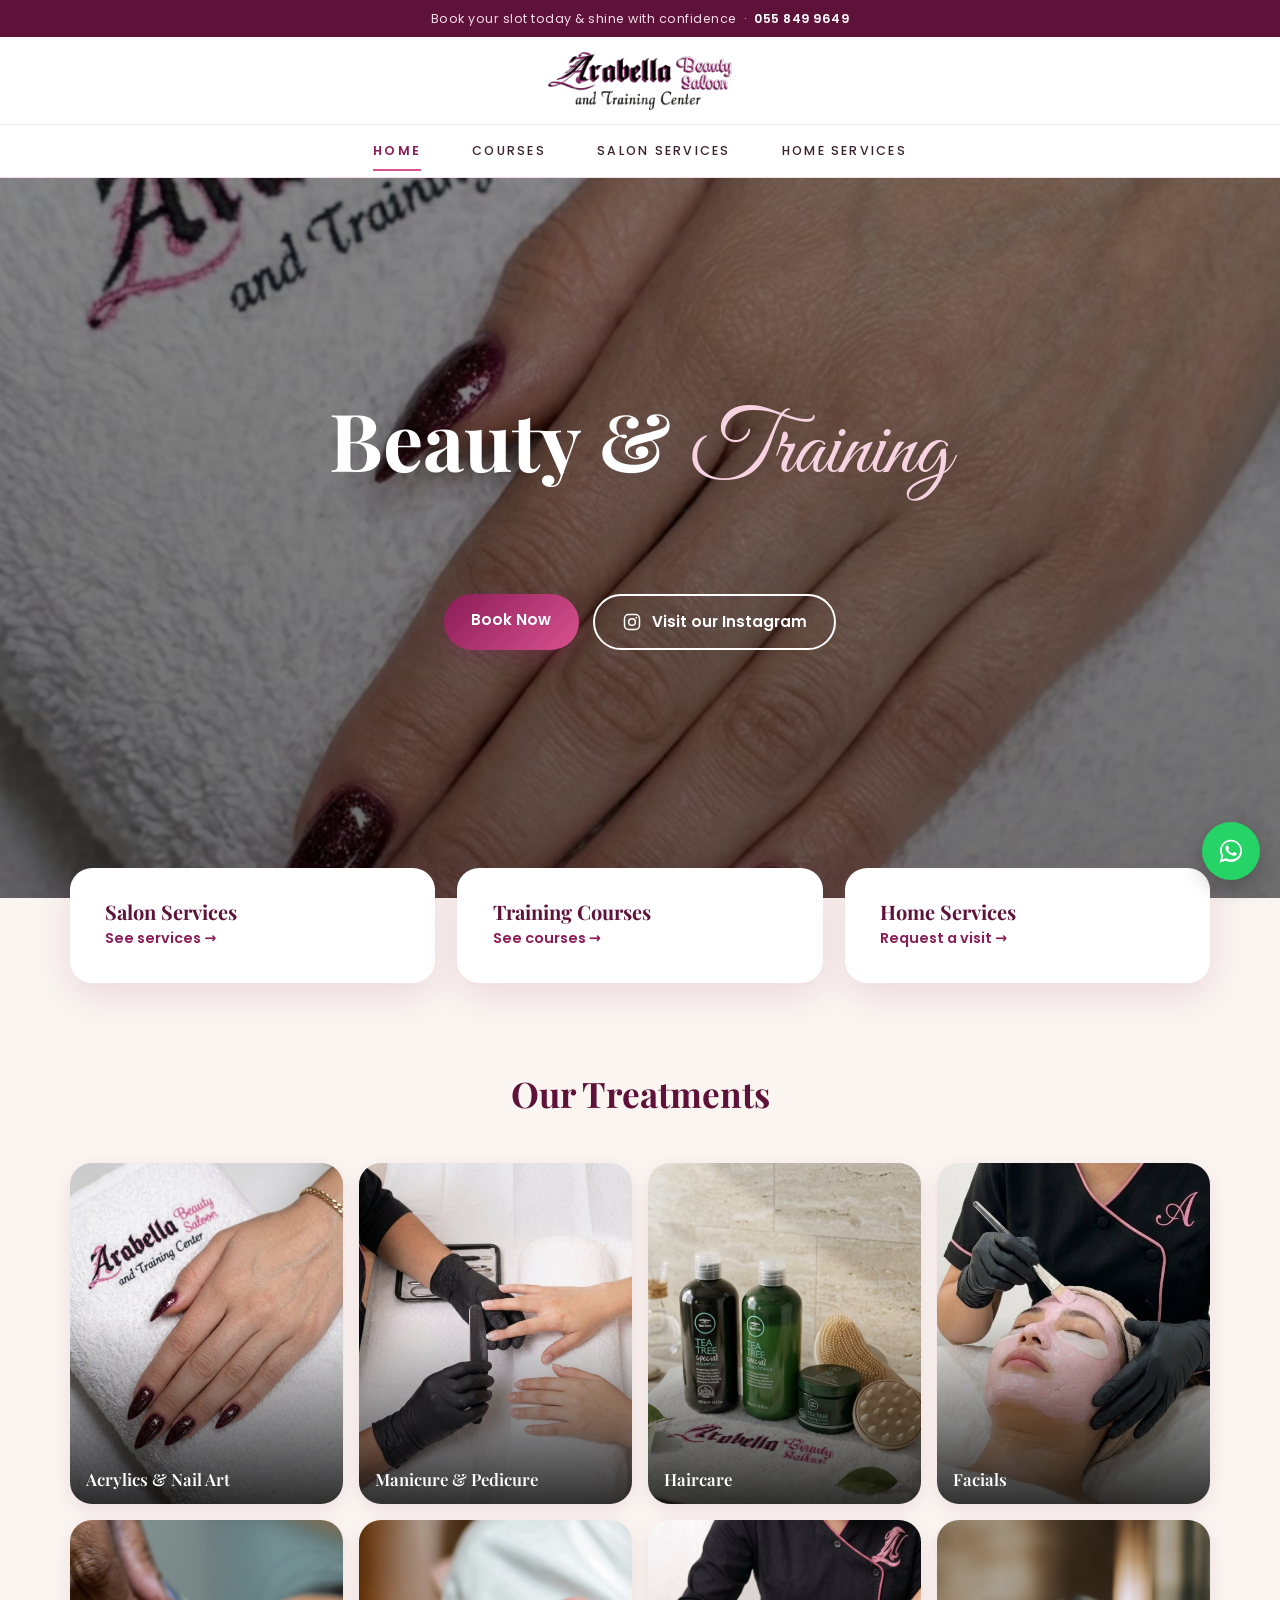
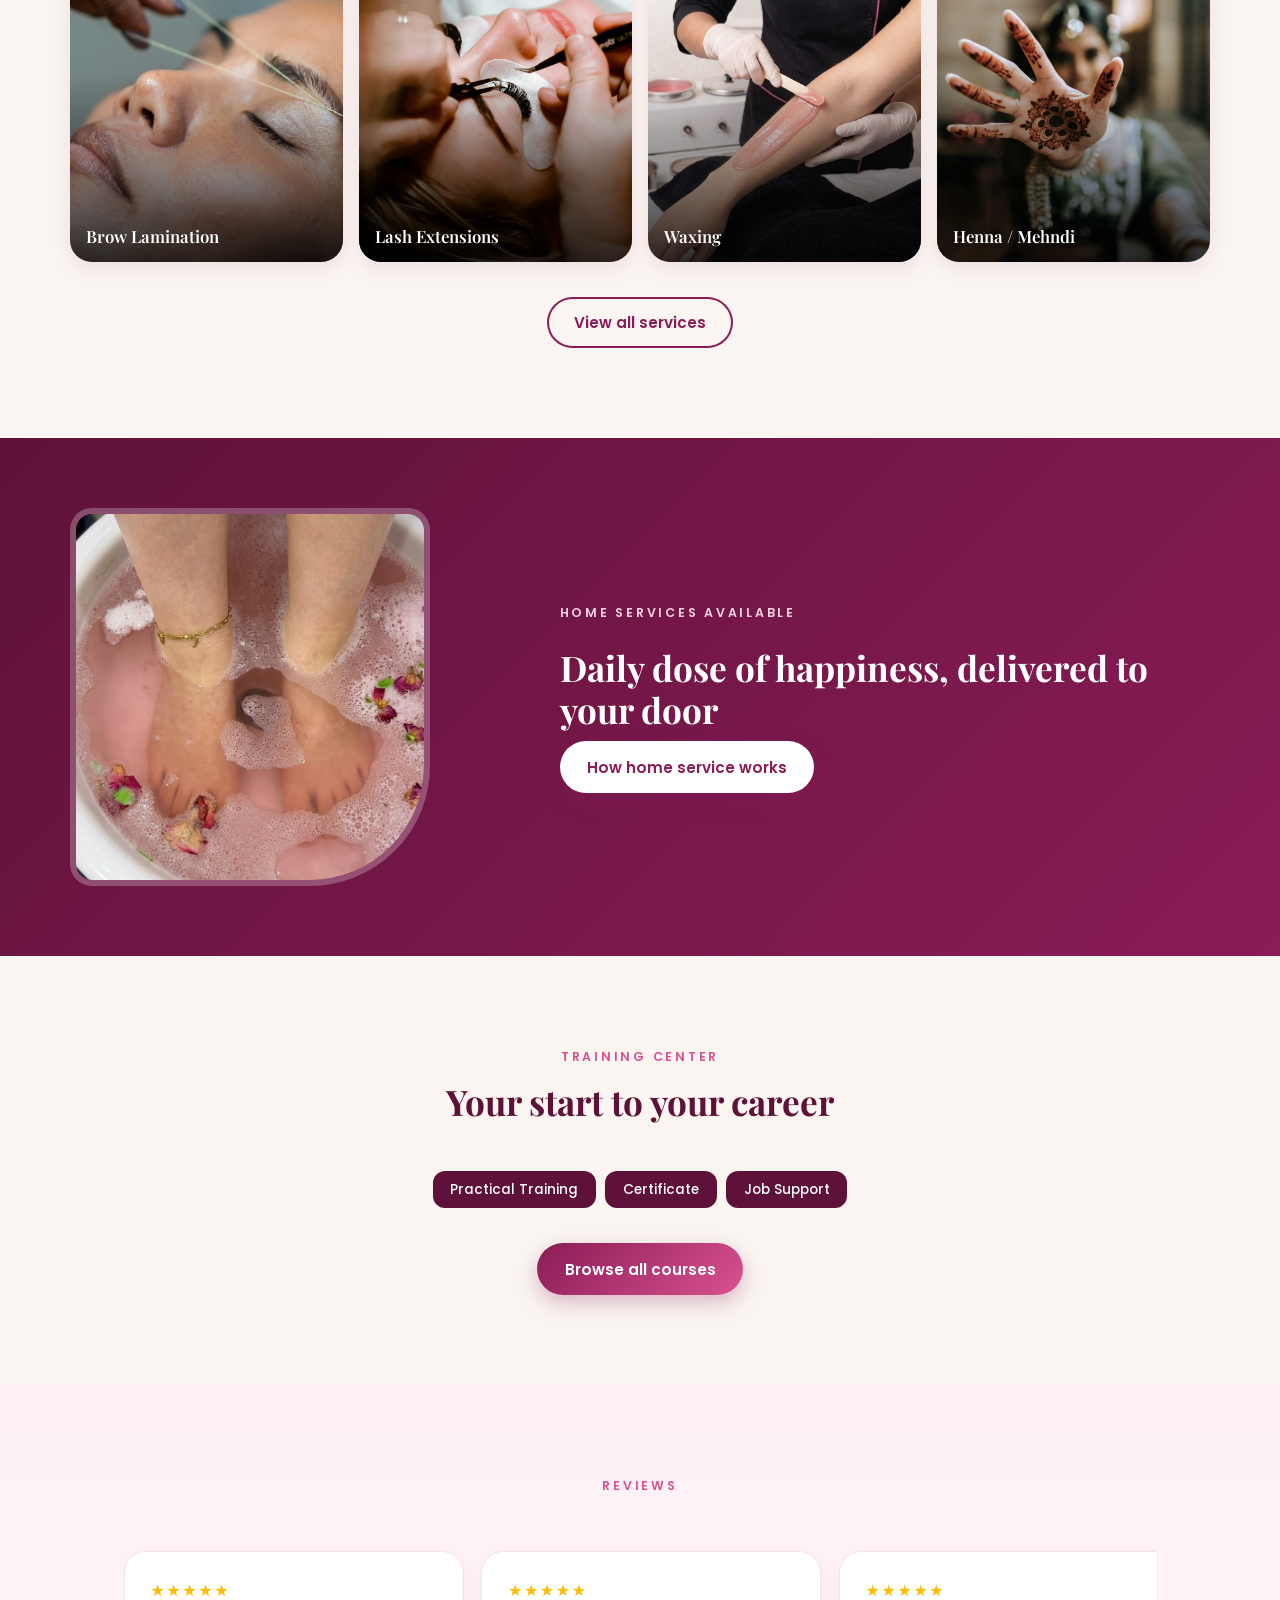
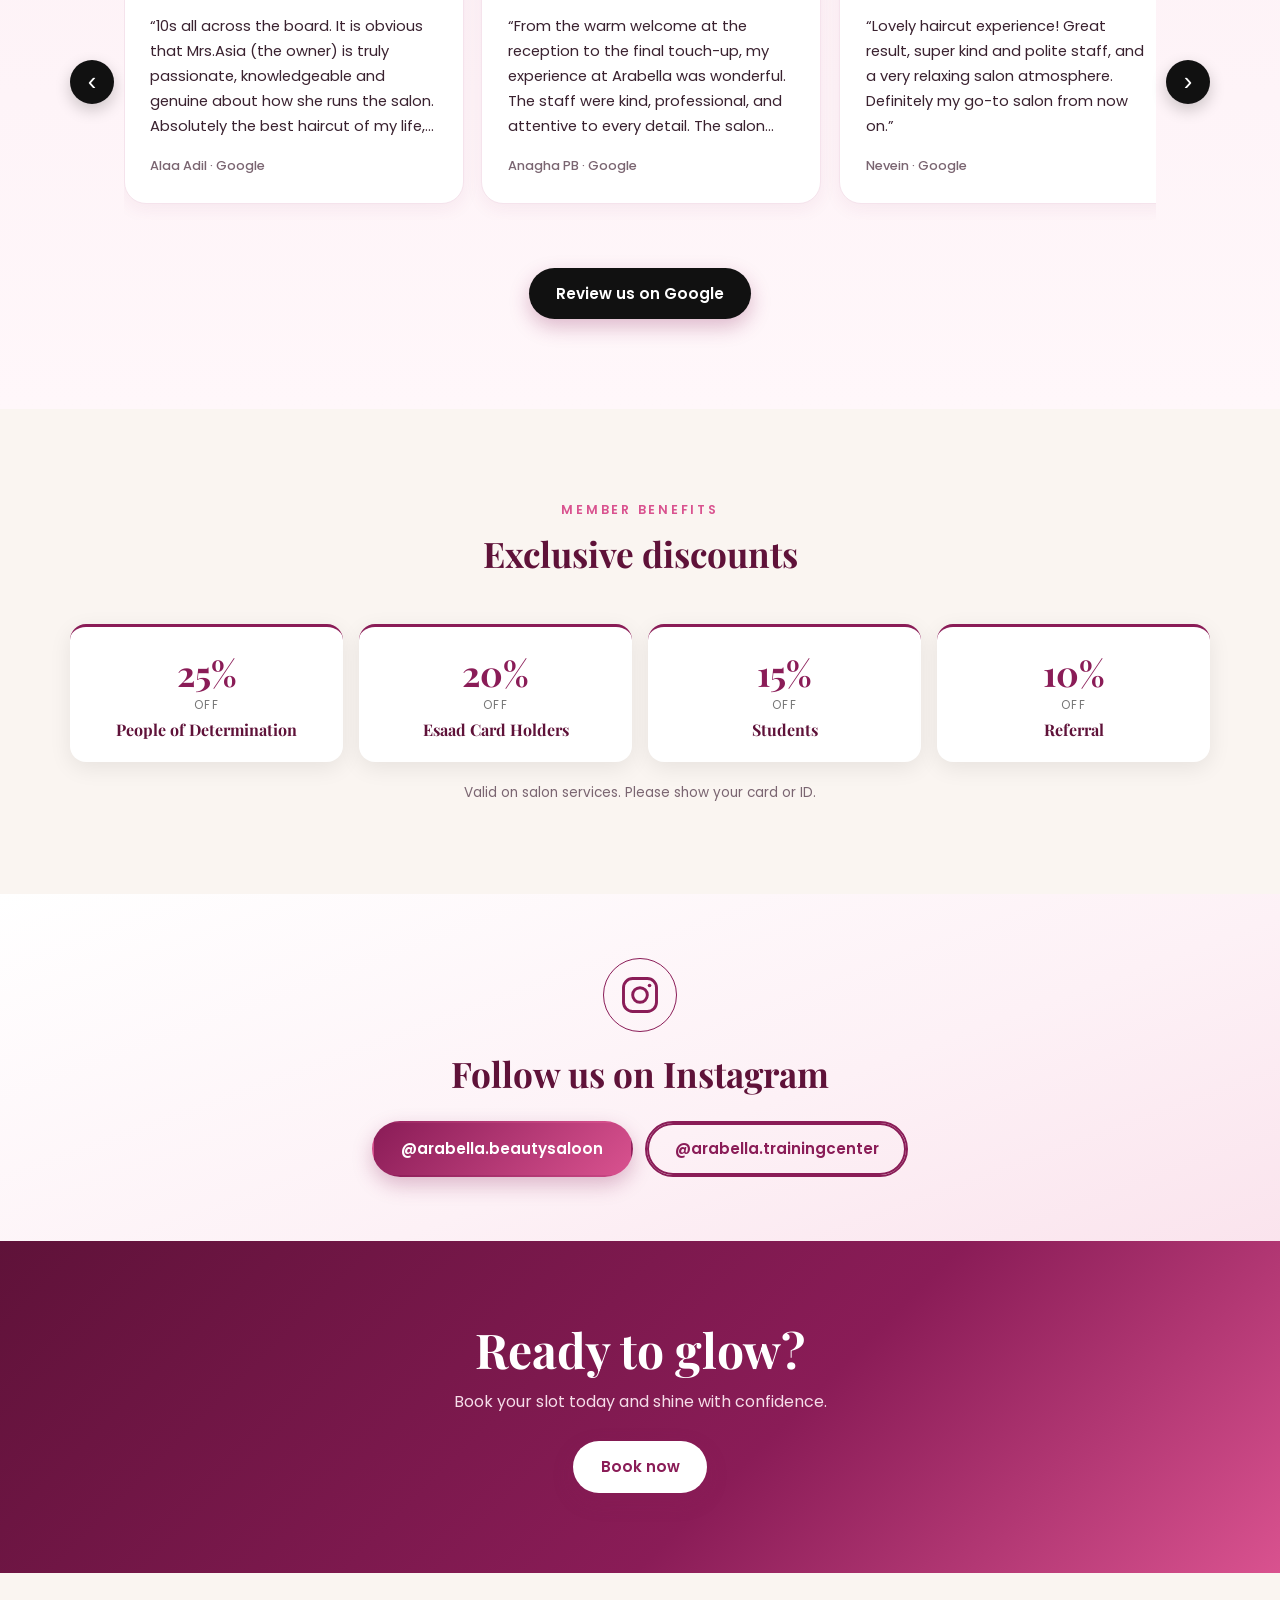
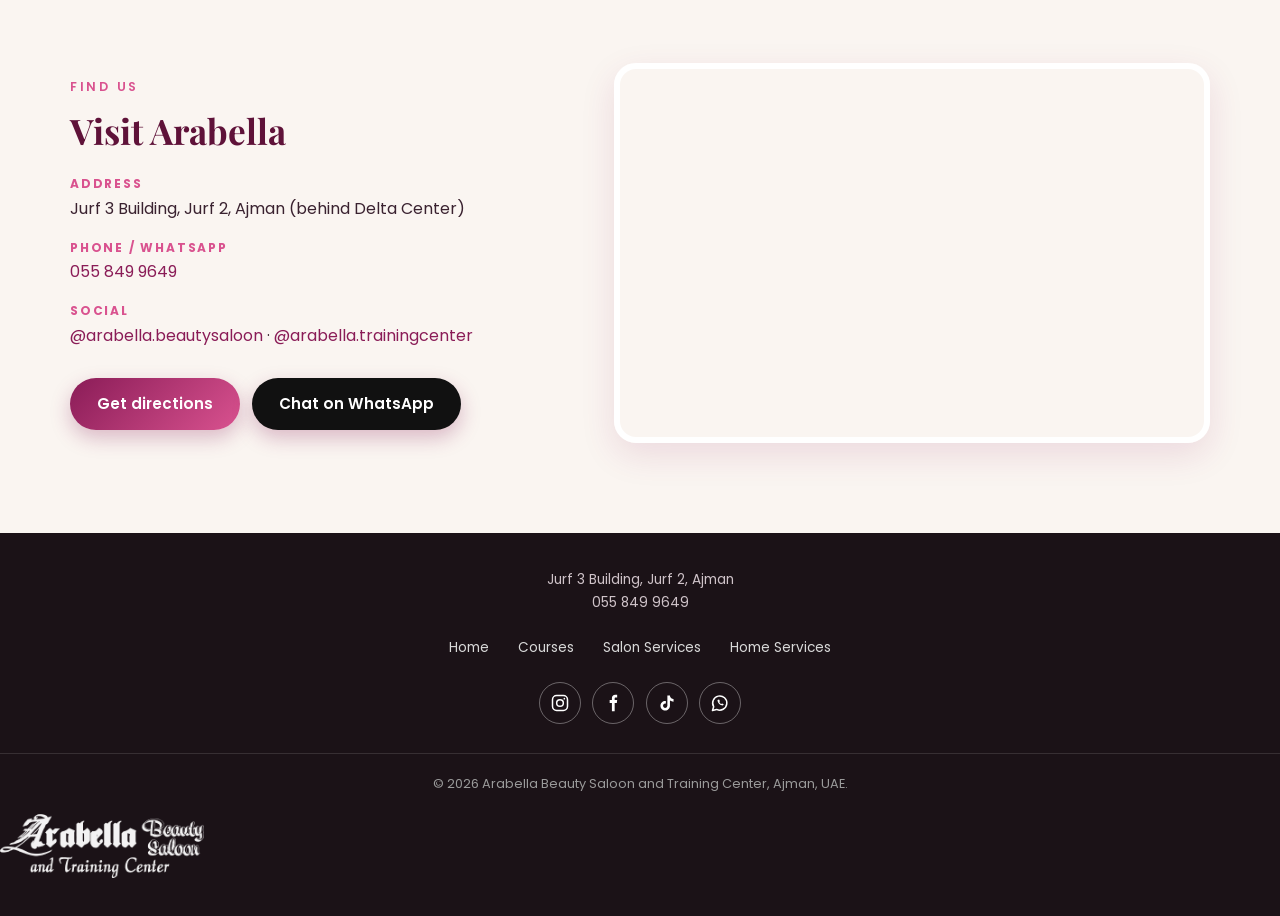
<file: index.html>
<!doctype html>
<html lang="en">
<head>
<meta charset="utf-8">
<meta name="viewport" content="width=device-width, initial-scale=1">
<title>Arabella Beauty Saloon & Training Center | Ajman</title>
<meta name="description" content="Arabella Beauty Saloon and Training Center in Jurf 2, Ajman. Nails, hair, brows, lashes, facials, home services and certified beauty training courses.">
<meta name="theme-color" content="#8a1c57">
<link rel="icon" href="assets/logo.png">
<link rel="preconnect" href="https://fonts.googleapis.com">
<link rel="preconnect" href="https://fonts.gstatic.com" crossorigin>
<link href="https://fonts.googleapis.com/css2?family=Great+Vibes&family=Playfair+Display:wght@500;600;700&family=Poppins:wght@300;400;500;600&display=swap" rel="stylesheet">
<link rel="stylesheet" href="style.css">
</head>
<body>
<div id="site-header"></div>

<main>
<!-- HERO -->
<section class="hero" id="top">
  <video class="hv-video" id="heroVideo" autoplay muted loop playsinline preload="auto" poster="assets/nails.jpg" aria-hidden="true">
    <source src="assets/hero.mp4" type="video/mp4">
  </video>
  <script>
    /* slow motion: run the hero clip at 30% speed */
    (function () {
      var v = document.getElementById("heroVideo");
      var slow = function () { v.playbackRate = 0.3; };
      slow(); v.addEventListener("loadedmetadata", slow); v.addEventListener("play", slow);
    })();
  </script>
  <div class="hv-shade"></div>
  <div class="wrap hv-in">
    <h1 class="hv-text">Beauty &amp; <em>Training</em></h1>
    <h1 class="hv-logo"><img src="assets/logo.png" alt="Arabella Beauty Saloon and Training Center"></h1>
    <div class="cta-row">
      <a href="services.html#book" class="btn">Book Now</a>
      <a href="https://www.instagram.com/arabella.beautysaloon" target="_blank" rel="noopener" class="btn btn-outline-w btn-ig"><svg viewBox="0 0 24 24" width="20" height="20" fill="none" stroke="currentColor" stroke-width="1.8" aria-hidden="true"><rect x="3" y="3" width="18" height="18" rx="5"/><circle cx="12" cy="12" r="4"/><circle cx="17.2" cy="6.8" r="1" fill="currentColor" stroke="none"/></svg>Visit our Instagram</a>
    </div>
  </div>
</section>

<!-- THREE DOORS -->
<section class="duo">
  <div class="wrap duo-in three">
    <a href="services.html" class="duo-card">
      <h3>Salon Services</h3>
      <span class="more">See services →</span>
    </a>
    <a href="courses.html" class="duo-card">
      <h3>Training Courses</h3>
      <span class="more">See courses →</span>
    </a>
    <a href="home-services.html" class="duo-card">
      <h3>Home Services</h3>
      <span class="more">Request a visit →</span>
    </a>
  </div>
</section>

<!-- TREATMENTS -->
<section class="section" id="treatments">
  <div class="wrap">
    <div class="head">
      <h2>Our Treatments</h2>
    </div>
    <div class="tiles">
      <a class="tile" href="services.html"><img src="assets/nails.jpg" alt="Acrylics & Nail Art" loading="lazy"><span>Acrylics &amp; Nail Art</span></a>
      <a class="tile" href="services.html"><img src="assets/mani.jpg" alt="Manicure & Pedicure" loading="lazy"><span>Manicure &amp; Pedicure</span></a>
      <a class="tile" href="services.html"><img src="assets/hair.jpg" alt="Haircare" loading="lazy"><span>Haircare</span></a>
      <a class="tile" href="services.html"><img src="assets/facial.jpg" alt="Facials" loading="lazy"><span>Facials</span></a>
      <a class="tile" href="services.html"><img src="assets/brow.jpg" alt="Brow Lamination" loading="lazy"><span>Brow Lamination</span></a>
      <a class="tile" href="services.html"><img src="assets/lash.jpg" alt="Lash Extensions" loading="lazy"><span>Lash Extensions</span></a>
      <a class="tile" href="services.html"><img src="assets/wax.jpg" alt="Waxing" loading="lazy"><span>Waxing</span></a>
      <a class="tile" href="services.html"><img src="assets/henna.jpg" alt="Henna / Mehndi" loading="lazy"><span>Henna / Mehndi</span></a>
      </div>
    <p class="center-link"><a class="btn btn-ghost" href="services.html">View all services</a></p>
  </div>
</section>

<!-- HOME SERVICE BAND -->
<section class="band">
  <div class="wrap band-in">
    <img src="assets/home.jpg" alt="Pedicure foot spa">
    <div>
      <p class="eyebrow light">Home Services Available</p>
      <h2>Daily dose of happiness, delivered to your door</h2>
      <a class="btn btn-light" href="home-services.html">How home service works</a>
    </div>
  </div>
</section>

<!-- TRAINING TEASER -->
<section class="section">
  <div class="wrap">
    <div class="head">
      <p class="eyebrow">Training Center</p>
      <h2>Your start to your career</h2>
    </div>
    <ul class="chips">
      <li>Practical Training</li><li>Certificate</li><li>Job Support</li>
    </ul>
    <p class="center-link"><a class="btn" href="courses.html">Browse all courses</a></p>
  </div>
</section>

<!-- REVIEWS -->
<section class="section tint" id="reviews">
  <div class="wrap">
    <div class="head">
      <p class="eyebrow">Reviews</p>
    </div>
    <div class="rev-grid" id="revGrid"></div>
    <p class="center-link"><a class="btn btn-dark g-write" href="#" target="_blank" rel="noopener">Review us on Google</a></p>
  </div>
</section>

<section class="section" id="discounts">
  <div class="wrap">
    <div class="head">
      <p class="eyebrow">Member Benefits</p>
      <h2>Exclusive discounts</h2>
      <p class="sub">Permanent discounts on salon services.</p>
    </div>
    <div class="disc">
      <div class="disc-card"><b>25%</b><span>Off</span><h3>People of Determination</h3></div>
      <div class="disc-card"><b>20%</b><span>Off</span><h3>Esaad Card Holders</h3></div>
      <div class="disc-card"><b>15%</b><span>Off</span><h3>Students</h3></div>
      <div class="disc-card"><b>10%</b><span>Off</span><h3>Referral</h3></div>
    </div>
    <p class="disc-note">Valid on salon services. Please show your card or ID.</p>
  </div>
</section>

<!-- INSTAGRAM -->
<section class="ig-band">
  <div class="wrap ig-in">
    <svg class="ig-ico" viewBox="0 0 24 24" width="44" height="44" fill="none" stroke="currentColor" stroke-width="1.6" aria-hidden="true"><rect x="3" y="3" width="18" height="18" rx="5"/><circle cx="12" cy="12" r="4"/><circle cx="17.2" cy="6.8" r="1" fill="currentColor" stroke="none"/></svg>
    <h2>Follow us on Instagram</h2>
    <div class="ig-btns">
      <a class="btn" href="https://www.instagram.com/arabella.beautysaloon" target="_blank" rel="noopener">@arabella.beautysaloon</a>
      <a class="btn btn-ghost" href="https://www.instagram.com/arabella.trainingcenter" target="_blank" rel="noopener">@arabella.trainingcenter</a>
    </div>
  </div>
</section>

<!-- CTA -->
<section class="cta-banner">
  <div class="wrap">
    <h2>Ready to glow?</h2>
    <p>Book your slot today and shine with confidence.</p>
    <a class="btn btn-light" href="services.html#book">Book now</a>
  </div>
</section>

<!-- CONTACT -->
<section class="section" id="contact">
  <div class="wrap contact">
    <div>
      <p class="eyebrow">Find Us</p>
      <h2>Visit Arabella</h2>
      <ul class="info">
        <li><b>Address</b>Jurf 3 Building, Jurf 2, Ajman (behind Delta Center)</li>
        <li><b>Phone / WhatsApp</b><a href="tel:+971558499649">055 849 9649</a></li>
        <li><b>Social</b>
          <a href="https://www.instagram.com/arabella.beautysaloon" target="_blank" rel="noopener">@arabella.beautysaloon</a> ·
          <a href="https://www.instagram.com/arabella.trainingcenter" target="_blank" rel="noopener">@arabella.trainingcenter</a></li>
      </ul>
      <div class="loc-actions">
        <a class="btn" href="https://www.google.com/maps/search/?api=1&query=Arabella+Beauty+Saloon+and+Training+Center+Jurf+Ajman" target="_blank" rel="noopener">Get directions</a>
        <a class="btn btn-dark" href="https://wa.me/971558499649" target="_blank" rel="noopener">Chat on WhatsApp</a>
      </div>
    </div>
    <div class="map">
      <iframe title="Map to Arabella Beauty Saloon" loading="lazy" referrerpolicy="no-referrer-when-downgrade"
        src="https://www.google.com/maps?q=Arabella+Beauty+Saloon+and+Training+Center+Ajman&output=embed"></iframe>
    </div>
  </div>
</section>
</main>

<div id="site-footer"></div>
<script src="script.js"></script>
</body>
</html>
</file>
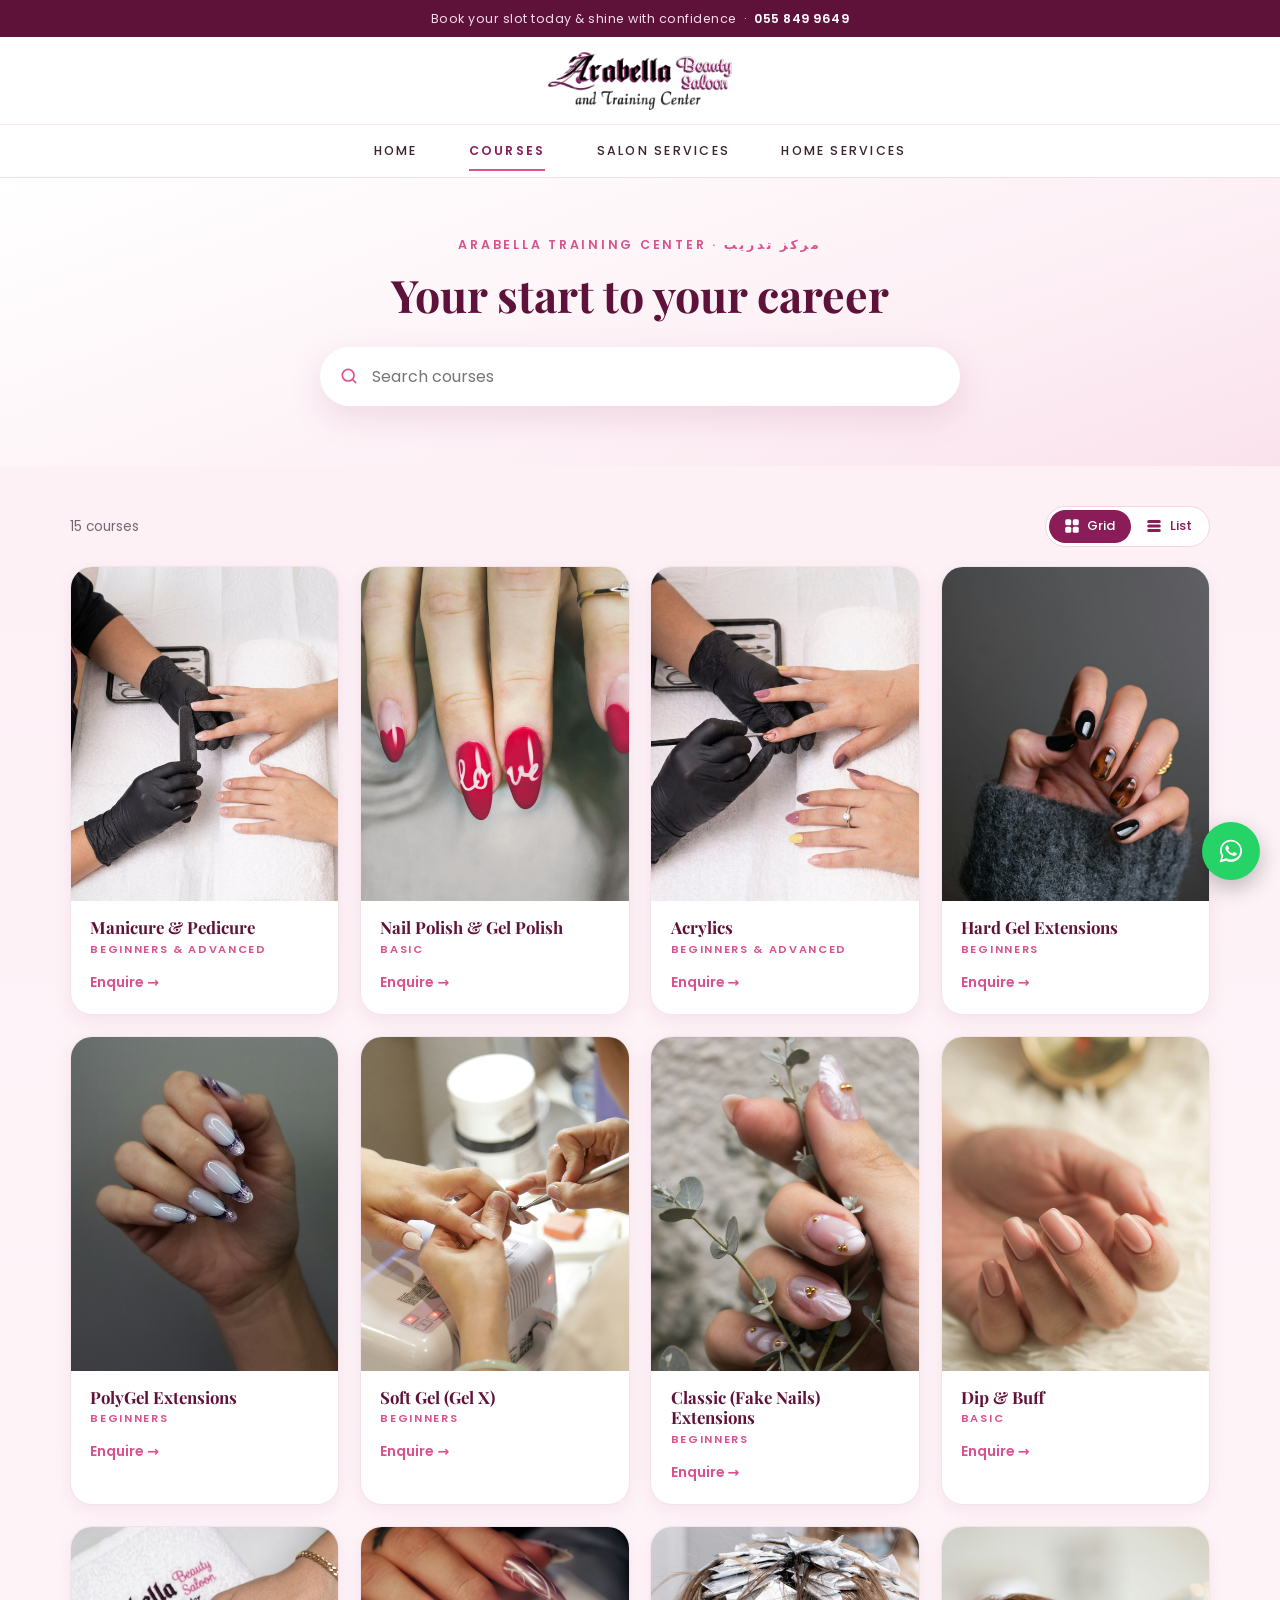
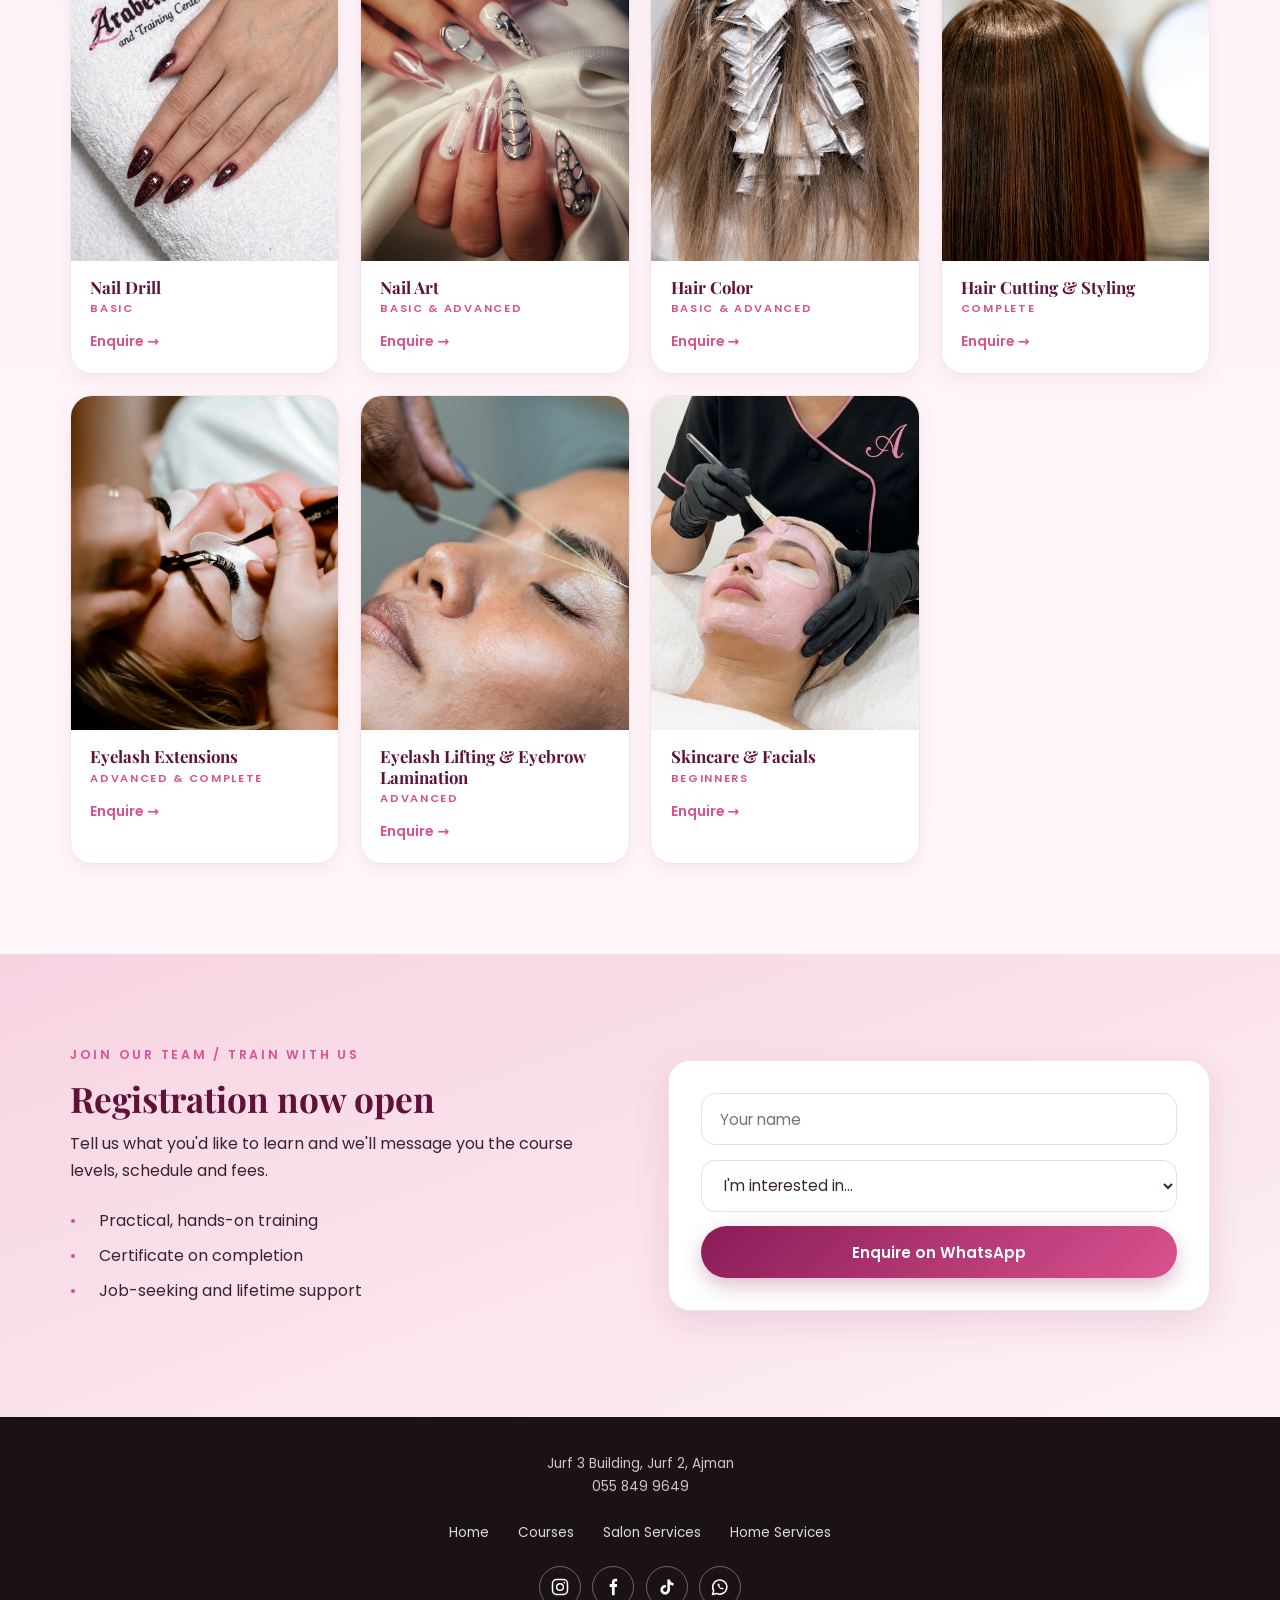
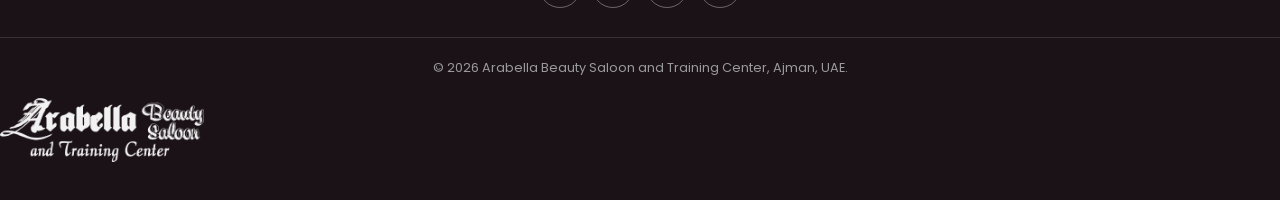
<file: courses.html>
<!doctype html>
<html lang="en">
<head>
<meta charset="utf-8">
<meta name="viewport" content="width=device-width, initial-scale=1">
<title>Beauty Training Courses | Arabella Training Center, Ajman</title>
<meta name="description" content="Certified beauty training in Ajman: nails, hair, eyelash and skin courses for beginners, advanced and complete programs at Arabella Training Center.">
<meta name="theme-color" content="#8a1c57">
<link rel="icon" href="assets/logo.png">
<link rel="preconnect" href="https://fonts.googleapis.com">
<link rel="preconnect" href="https://fonts.gstatic.com" crossorigin>
<link href="https://fonts.googleapis.com/css2?family=Great+Vibes&family=Playfair+Display:wght@500;600;700&family=Poppins:wght@300;400;500;600&display=swap" rel="stylesheet">
<link rel="stylesheet" href="style.css">
</head>
<body>
<div id="site-header"></div>
<main>
<section class="pg-hero">
  <div class="wrap">
    <p class="eyebrow">Arabella Training Center · مركز تدريب</p>
    <h1>Your start to your career</h1>
    <p class="sub hero-sub">Beginners · Advanced · Complete · Certificate included</p>
    <div class="searchbar">
      <svg viewBox="0 0 24 24" width="20" height="20" fill="none" stroke="currentColor" stroke-width="2" stroke-linecap="round"><circle cx="11" cy="11" r="7"/><path d="M20 20l-3.5-3.5"/></svg>
      <input id="cq" type="search" placeholder="Search courses" aria-label="Search courses" autocomplete="off">
    </div>
  </div>
</section>

<section class="section tint" id="catalog">
  <div class="wrap">
    <div class="ctools">
      <p class="ccount" id="cCount"></p>
      <div class="views" id="views" role="group" aria-label="View">
        <button class="on" data-view="grid" aria-label="Grid view"><svg viewBox="0 0 24 24" width="18" height="18" fill="currentColor"><rect x="3" y="3" width="8" height="8" rx="2"/><rect x="13" y="3" width="8" height="8" rx="2"/><rect x="3" y="13" width="8" height="8" rx="2"/><rect x="13" y="13" width="8" height="8" rx="2"/></svg>Grid</button>
        <button data-view="list" aria-label="List view"><svg viewBox="0 0 24 24" width="18" height="18" fill="currentColor"><rect x="3" y="4" width="18" height="4" rx="2"/><rect x="3" y="10" width="18" height="4" rx="2"/><rect x="3" y="16" width="18" height="4" rx="2"/></svg>List</button>
      </div>
    </div>
    <div class="course-grid" id="courseGrid"></div>
    <p class="cempty" id="cEmpty" hidden>No courses match your search. <a href="#enquire">Ask us</a>, we may offer it.</p>
    <p class="sub center-note">Schedules and fees: please message us.</p>
  </div>
</section>

<section class="section book" id="enquire">
  <div class="wrap book-in">
    <div>
      <p class="eyebrow">Join Our Team / Train With Us</p>
      <h2>Registration now open</h2>
      <p>Tell us what you'd like to learn and we'll message you the course levels, schedule and fees.</p>
      <ul class="ticks"><li>Practical, hands-on training</li><li>Certificate on completion</li><li>Job-seeking and lifetime support</li></ul>
    </div>
    <form id="trainForm" class="card form">
      <input name="name" placeholder="Your name" required>
      <select name="course" required>
        <option value="">I'm interested in…</option>
        <option>Nail courses</option><option>Hair courses</option><option>Eyelash &amp; brow courses</option>
        <option>Skin courses</option><option>Complete beauty program</option><option>Joining the Arabella team</option>
      </select>
      <button class="btn" type="submit">Enquire on WhatsApp</button>
    </form>
  </div>
</section>
</main>
<div id="site-footer"></div>
<script src="script.js"></script>
<script src="courses.js"></script>
</body>
</html>
</file>
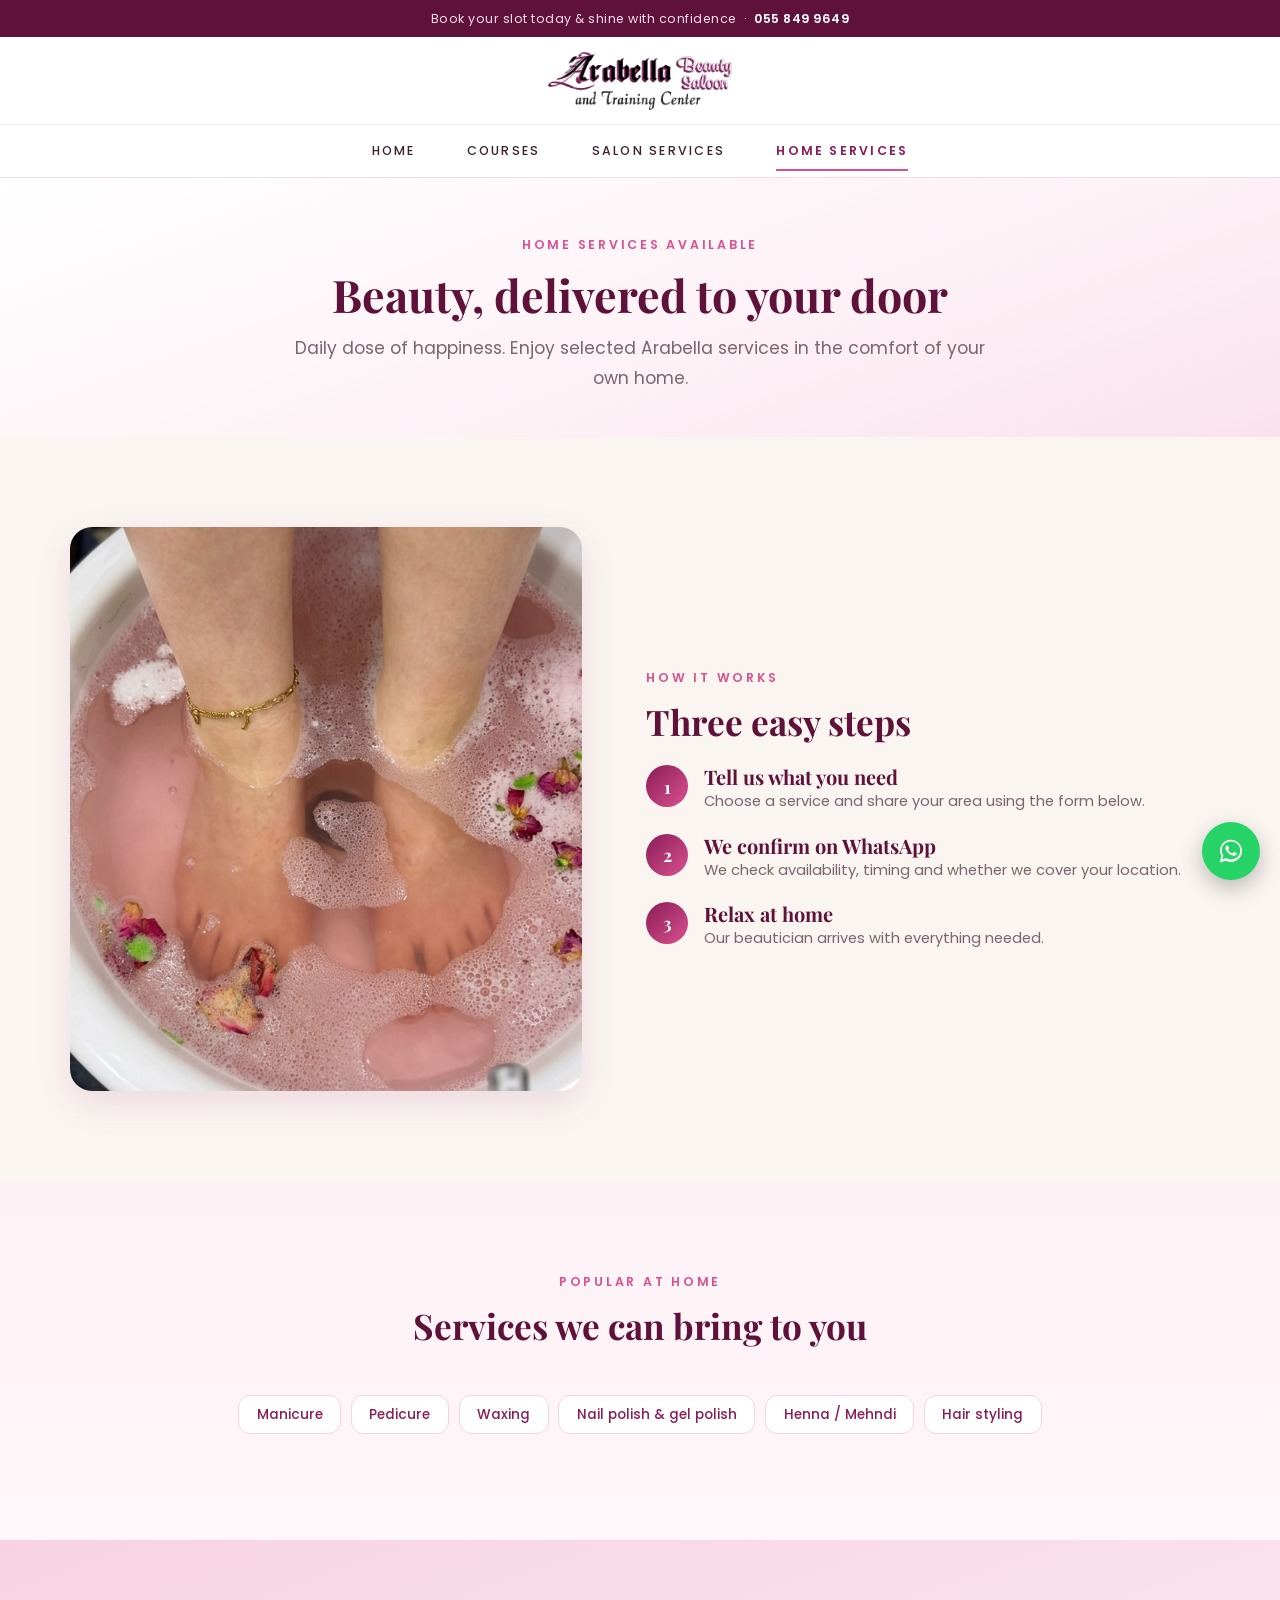
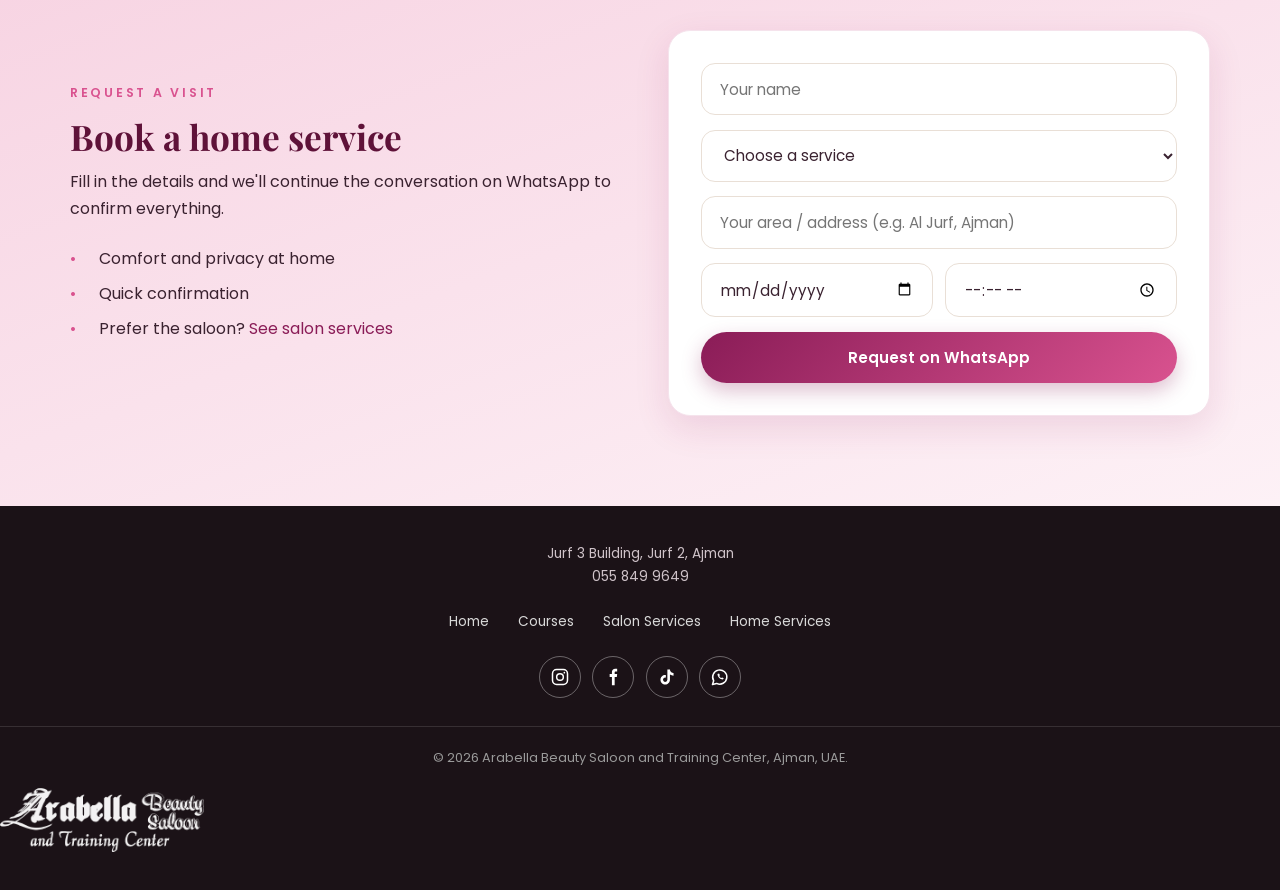
<file: home-services.html>
<!doctype html>
<html lang="en">
<head>
<meta charset="utf-8">
<meta name="viewport" content="width=device-width, initial-scale=1">
<title>Home Services | Arabella Beauty Saloon, Ajman</title>
<meta name="description" content="Beauty services at your home in Ajman. Manicure, pedicure, waxing and more from Arabella Beauty Saloon.">
<meta name="theme-color" content="#8a1c57">
<link rel="icon" href="assets/logo.png">
<link rel="preconnect" href="https://fonts.googleapis.com">
<link rel="preconnect" href="https://fonts.gstatic.com" crossorigin>
<link href="https://fonts.googleapis.com/css2?family=Great+Vibes&family=Playfair+Display:wght@500;600;700&family=Poppins:wght@300;400;500;600&display=swap" rel="stylesheet">
<link rel="stylesheet" href="style.css">
</head>
<body>
<div id="site-header"></div>
<main>
<section class="pg-hero">
  <div class="wrap">
    <p class="eyebrow">Home Services Available</p>
    <h1>Beauty, delivered to your door</h1>
    <p class="lead">Daily dose of happiness. Enjoy selected Arabella services in the comfort of your own home.</p>
  </div>
</section>

<section class="section">
  <div class="wrap about">
    <div class="about-img">
      <img src="assets/home.jpg" alt="Pedicure at home - Home Services Available">
    </div>
    <div>
      <p class="eyebrow">How it works</p>
      <h2>Three easy steps</h2>
      <div class="hsteps">
        <div class="hstep"><span>1</span><div><h3>Tell us what you need</h3><p>Choose a service and share your area using the form below.</p></div></div>
        <div class="hstep"><span>2</span><div><h3>We confirm on WhatsApp</h3><p>We check availability, timing and whether we cover your location.</p></div></div>
        <div class="hstep"><span>3</span><div><h3>Relax at home</h3><p>Our beautician arrives with everything needed.</p></div></div>
      </div>
    </div>
  </div>
</section>

<section class="section tint">
  <div class="wrap">
    <div class="head"><p class="eyebrow">Popular at home</p><h2>Services we can bring to you</h2>
      <p class="sub">Availability varies by service and area. Please confirm with us first.</p></div>
    <ul class="chips light">
      <li>Manicure</li><li>Pedicure</li><li>Waxing</li><li>Nail polish &amp; gel polish</li><li>Henna / Mehndi</li><li>Hair styling</li>
    </ul>
  </div>
</section>

<section class="section book" id="request">
  <div class="wrap book-in">
    <div>
      <p class="eyebrow">Request a Visit</p>
      <h2>Book a home service</h2>
      <p>Fill in the details and we'll continue the conversation on WhatsApp to confirm everything.</p>
      <ul class="ticks"><li>Comfort and privacy at home</li><li>Quick confirmation</li><li>Prefer the saloon? <a href="services.html">See salon services</a></li></ul>
    </div>
    <form id="homeForm" class="card form">
      <input name="name" placeholder="Your name" required>
      <select name="service" required>
        <option value="">Choose a service</option>
        <option>Manicure</option><option>Pedicure</option><option>Waxing</option><option>Nail polish / gel polish</option>
        <option>Henna / Mehndi</option><option>Hair styling</option><option>Other (tell us on WhatsApp)</option>
      </select>
      <input name="area" placeholder="Your area / address (e.g. Al Jurf, Ajman)" required>
      <div class="row"><input type="date" name="date"><input type="time" name="time"></div>
      <button class="btn" type="submit">Request on WhatsApp</button>
    </form>
  </div>
</section>
</main>
<div id="site-footer"></div>
<script src="script.js"></script>
</body>
</html>
</file>
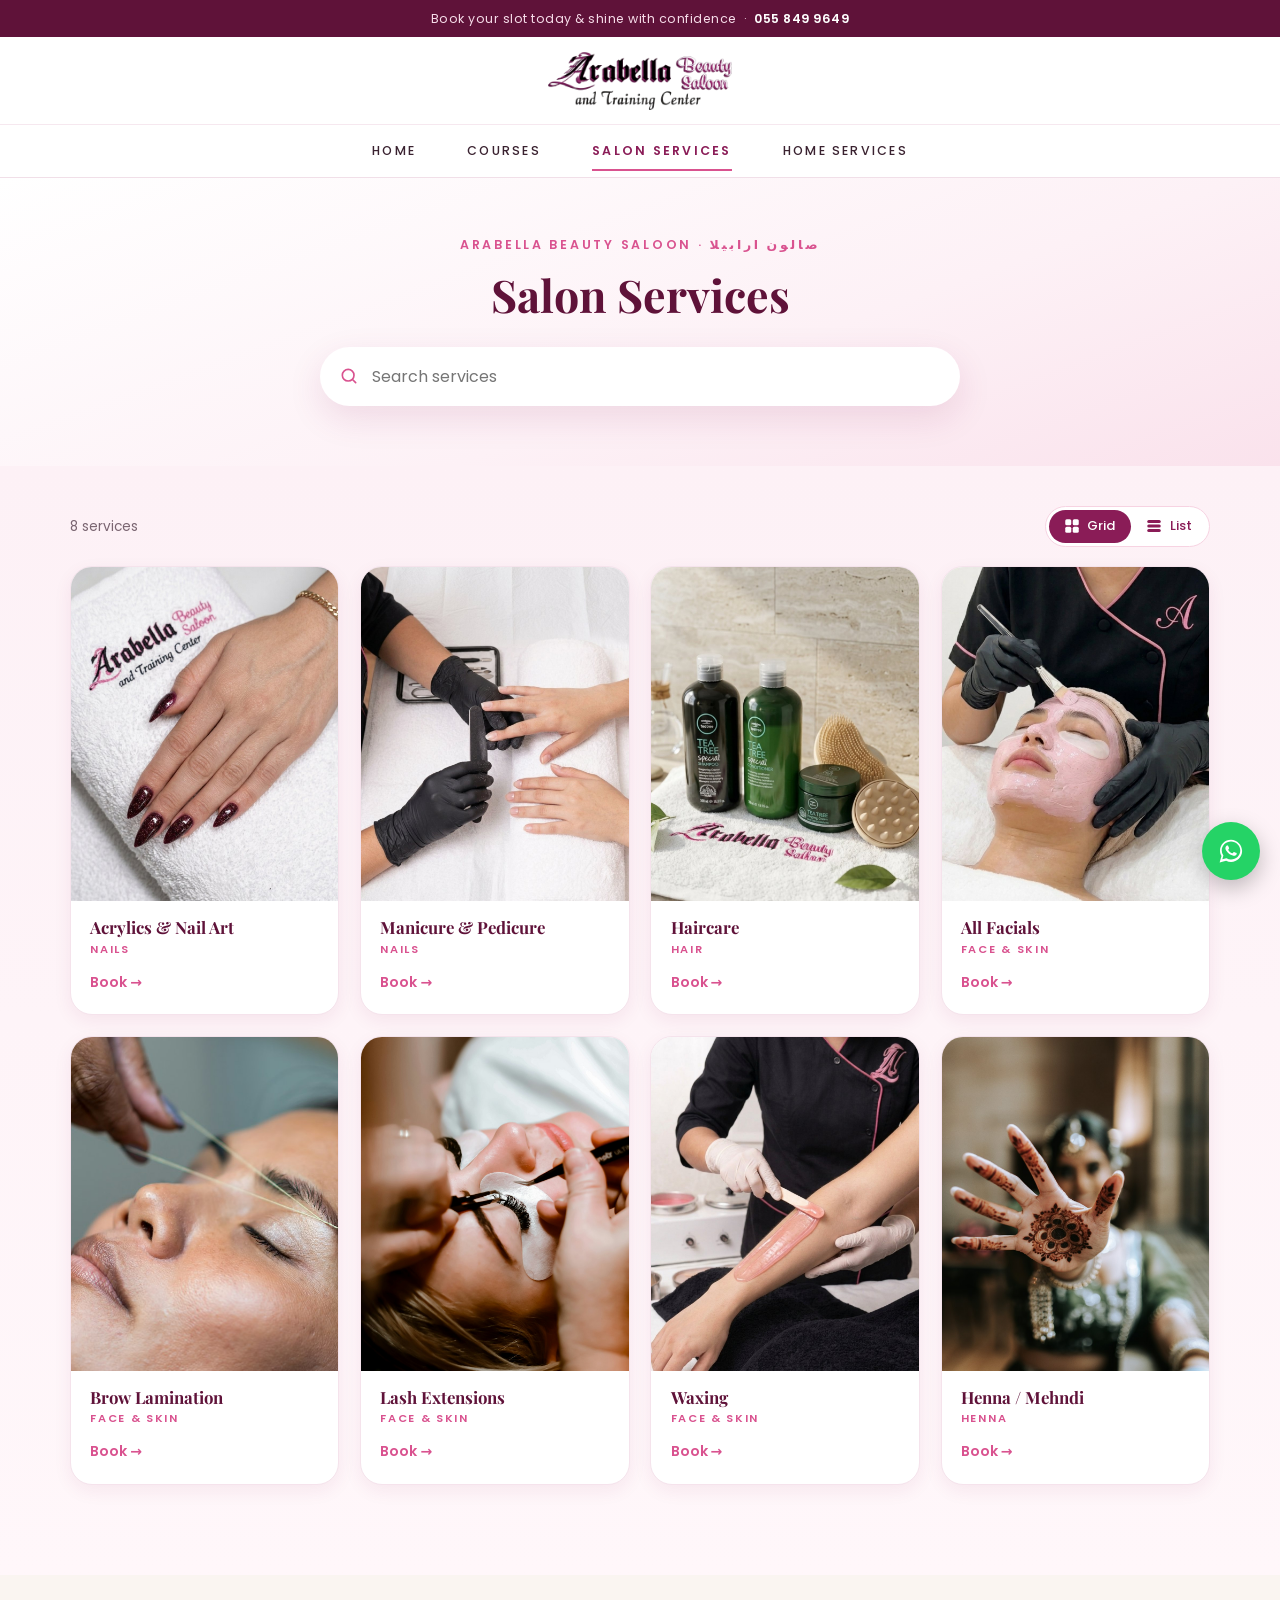
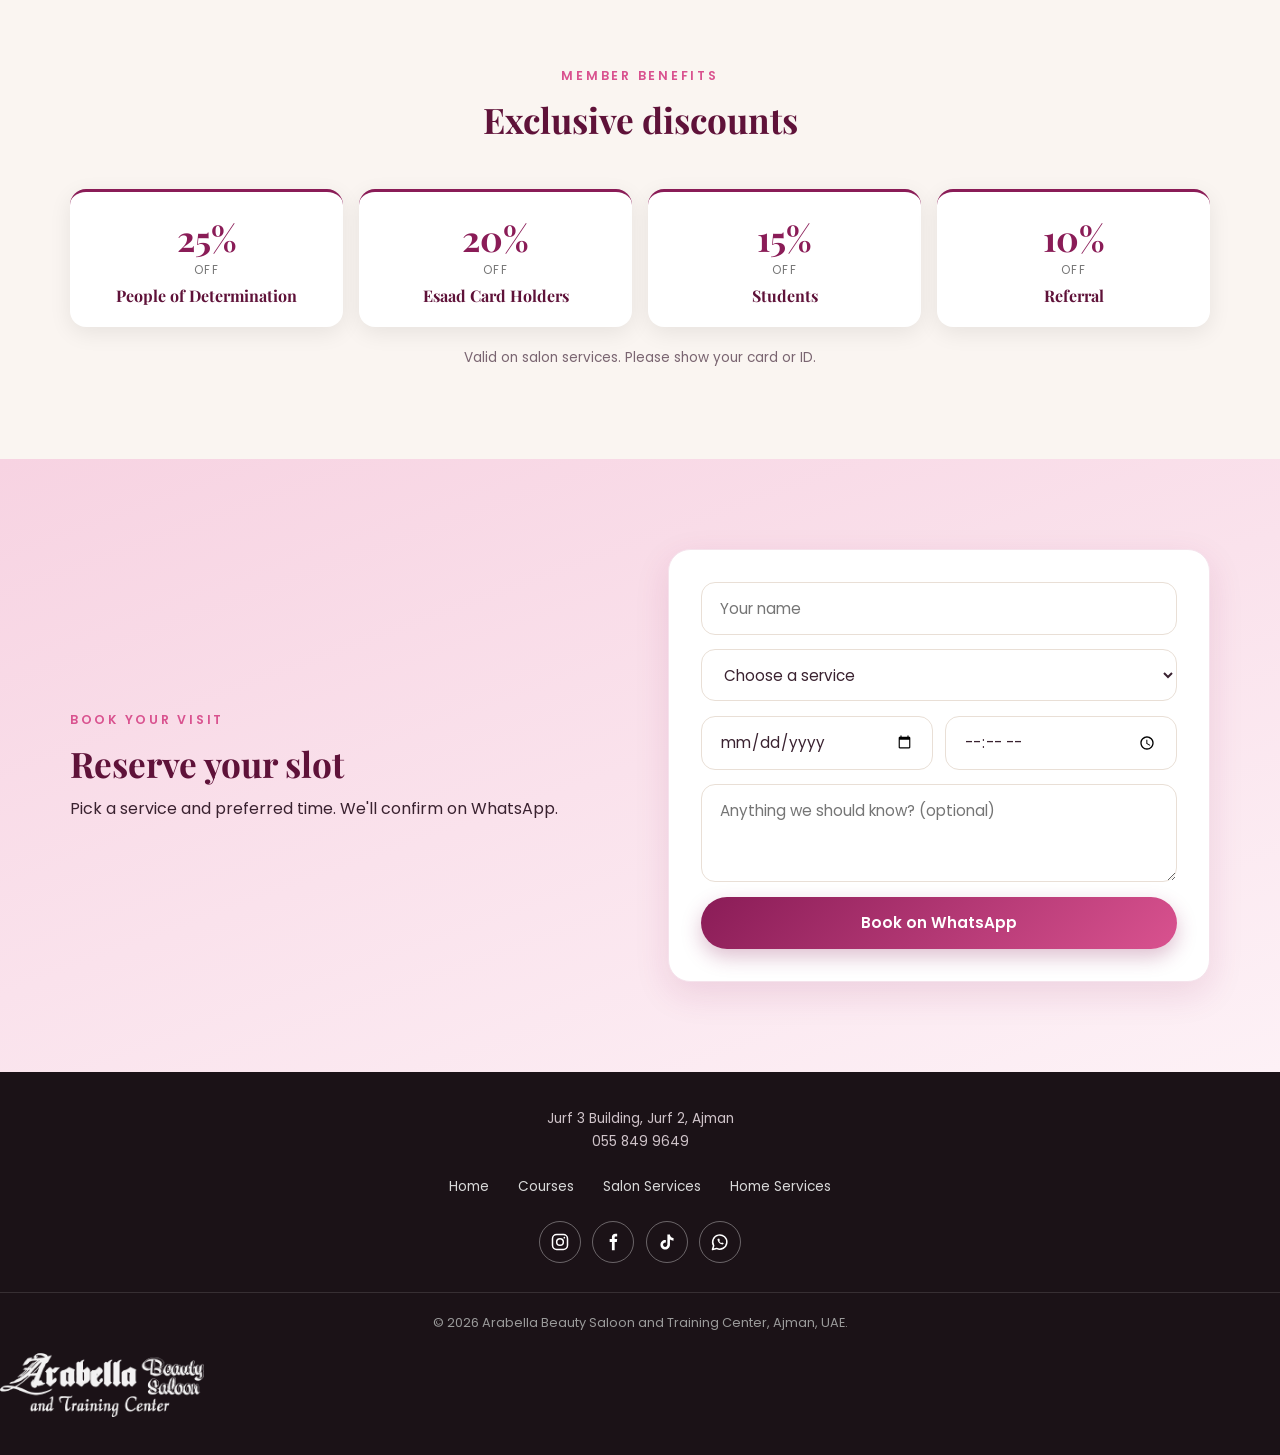
<file: services.html>
<!doctype html>
<html lang="en">
<head>
<meta charset="utf-8">
<meta name="viewport" content="width=device-width, initial-scale=1">
<title>Salon Services | Arabella Beauty Saloon, Ajman</title>
<meta name="description" content="Acrylics, nail art, haircare, facials, brow lamination, lashes, henna, waxing, manicure and pedicure at Arabella Beauty Saloon in Jurf 2, Ajman.">
<meta name="theme-color" content="#8a1c57">
<link rel="icon" href="assets/logo.png">
<link rel="preconnect" href="https://fonts.googleapis.com">
<link rel="preconnect" href="https://fonts.gstatic.com" crossorigin>
<link href="https://fonts.googleapis.com/css2?family=Great+Vibes&family=Playfair+Display:wght@500;600;700&family=Poppins:wght@300;400;500;600&display=swap" rel="stylesheet">
<link rel="stylesheet" href="style.css">
</head>
<body>
<div id="site-header"></div>
<main>
<section class="pg-hero">
  <div class="wrap">
    <p class="eyebrow">Arabella Beauty Saloon · صالون ارابيلا</p>
    <h1>Salon Services</h1>
    <p class="sub hero-sub">Expert care in Jurf 2, Ajman · Book in a tap on WhatsApp</p>
    <div class="searchbar">
      <svg viewBox="0 0 24 24" width="20" height="20" fill="none" stroke="currentColor" stroke-width="2" stroke-linecap="round"><circle cx="11" cy="11" r="7"/><path d="M20 20l-3.5-3.5"/></svg>
      <input id="cq" type="search" placeholder="Search services" aria-label="Search services" autocomplete="off">
    </div>
  </div>
</section>

<section class="section tint" id="catalog">
  <div class="wrap">
    <div class="ctools">
      <p class="ccount" id="cCount"></p>
      <div class="views" id="views" role="group" aria-label="View">
        <button class="on" data-view="grid" aria-label="Grid view"><svg viewBox="0 0 24 24" width="18" height="18" fill="currentColor"><rect x="3" y="3" width="8" height="8" rx="2"/><rect x="13" y="3" width="8" height="8" rx="2"/><rect x="3" y="13" width="8" height="8" rx="2"/><rect x="13" y="13" width="8" height="8" rx="2"/></svg>Grid</button>
        <button data-view="list" aria-label="List view"><svg viewBox="0 0 24 24" width="18" height="18" fill="currentColor"><rect x="3" y="4" width="18" height="4" rx="2"/><rect x="3" y="10" width="18" height="4" rx="2"/><rect x="3" y="16" width="18" height="4" rx="2"/></svg>List</button>
      </div>
    </div>
    <div class="course-grid" id="courseGrid"></div>
    <p class="cempty" id="cEmpty" hidden>No services match your search. <a href="#book">Ask us</a>, we may offer it.</p>
    <p class="sub center-note">Prices and offers change, so please message us for the latest. Prefer home? <a href="home-services.html">Request a home visit</a>.</p>
  </div>
</section>

<section class="section" id="discounts">
  <div class="wrap">
    <div class="head">
      <p class="eyebrow">Member Benefits</p>
      <h2>Exclusive discounts</h2>
      <p class="sub">Permanent discounts on salon services.</p>
    </div>
    <div class="disc">
      <div class="disc-card"><b>25%</b><span>Off</span><h3>People of Determination</h3></div>
      <div class="disc-card"><b>20%</b><span>Off</span><h3>Esaad Card Holders</h3></div>
      <div class="disc-card"><b>15%</b><span>Off</span><h3>Students</h3></div>
      <div class="disc-card"><b>10%</b><span>Off</span><h3>Referral</h3></div>
    </div>
    <p class="disc-note">Valid on salon services. Please show your card or ID.</p>
  </div>
</section>

<section class="section book" id="book">
  <div class="wrap book-in">
    <div>
      <p class="eyebrow">Book Your Visit</p>
      <h2>Reserve your slot</h2>
      <p>Pick a service and preferred time. We'll confirm on WhatsApp.</p>
    </div>
    <form id="bookForm" class="card form">
      <input name="name" placeholder="Your name" required>
      <select name="service" required>
        <option value="">Choose a service</option>
        <option>Acrylics &amp; Nail Art</option><option>Manicure &amp; Pedicure</option><option>Haircare</option><option>Facials</option>
        <option>Brow Lamination</option><option>Lash Extensions</option><option>Henna / Mehndi</option><option>Waxing</option>
      </select>
      <div class="row"><input type="date" name="date"><input type="time" name="time"></div>
      <textarea name="note" rows="3" placeholder="Anything we should know? (optional)"></textarea>
      <button class="btn" type="submit">Book on WhatsApp</button>
    </form>
  </div>
</section>
</main>
<div id="site-footer"></div>
<script src="script.js"></script>
<script src="services.js"></script>
</body>
</html>
</file>
<file: style.css>
:root{
  --plum:#8a1c57; --plum-d:#5f1239; --rose:#d9528f; --pink:#f7d3e2; --blush:#fdf1f6;
  --cream:#faf5f1; --sand:#e9dfd6; --taupe:#a89686; --ink:#3a2230; --muted:#7a6571;
  --r:22px; --shadow:0 12px 35px rgba(138,28,87,.12);
}
*{box-sizing:border-box;margin:0;padding:0}
html{scroll-behavior:smooth;scroll-padding-top:76px}
body{font-family:Poppins,system-ui,sans-serif;color:var(--ink);background:var(--cream);line-height:1.7;font-size:16px;-webkit-font-smoothing:antialiased}
img{max-width:100%;display:block}
a{color:var(--plum);text-decoration:none}
h1,h2,h3{font-family:'Playfair Display',serif;line-height:1.2;color:var(--plum-d)}
h2{font-size:clamp(1.6rem,3.4vw,2.2rem);margin-bottom:.6rem}
h3{font-size:1.25rem}
.wrap{width:min(1140px,92%);margin:0 auto}
.section{padding:90px 0}
.tint{background:linear-gradient(180deg,var(--blush),#fff7fa)}
.eyebrow{font-size:.78rem;letter-spacing:.22em;text-transform:uppercase;color:var(--rose);font-weight:600;margin-bottom:.8rem}
.eyebrow.light{color:var(--pink)}
.head{text-align:center;max-width:680px;margin:0 auto 3rem}
.sub{color:var(--muted)}
p+p{margin-top:.9rem}

/* buttons */
.btn{display:inline-block;border:0;cursor:pointer;font:600 .95rem Poppins,sans-serif;color:#fff;background:linear-gradient(135deg,var(--plum),var(--rose));padding:.9rem 1.7rem;border-radius:999px;box-shadow:0 8px 20px rgba(138,28,87,.28);transition:.25s}
.btn:hover{transform:translateY(-2px);box-shadow:0 12px 26px rgba(138,28,87,.35)}
.btn-ghost{background:transparent;color:var(--plum);box-shadow:inset 0 0 0 2px var(--plum)}
.btn-ghost:hover{background:var(--plum);color:#fff}
.btn-light{background:#fff;color:var(--plum)}
.btn-sm{padding:.55rem 1.2rem;font-size:.85rem}

/* nav */
.nav{position:fixed;inset:0 0 auto 0;z-index:50;background:rgba(250,245,241,.88);backdrop-filter:blur(12px);transition:.3s}
.nav.scrolled{box-shadow:0 4px 20px rgba(0,0,0,.1)}
.nav-in{display:flex;align-items:center;justify-content:space-between;height:70px}
.brand{display:flex;align-items:center;gap:.7rem;color:var(--plum-d);font-family:'Playfair Display',serif;font-weight:700;font-size:1.3rem;line-height:1.1}
.brand img{width:44px;height:44px;border-radius:50%}
.brand small{display:block;font:400 .62rem Poppins,sans-serif;letter-spacing:.12em;text-transform:uppercase;color:var(--muted)}
.brand.light{color:#fff}.brand.light small{color:var(--pink)}
#menu{display:flex;align-items:center;gap:1.4rem}
#menu a:not(.btn){color:var(--ink);font-size:.88rem;font-weight:500;position:relative}
#menu a:not(.btn)::after{content:"";position:absolute;left:0;bottom:-4px;height:2px;width:0;background:var(--rose);transition:.25s}
#menu a:not(.btn):hover::after{width:100%}
.menu-cta{color:#fff!important}
.burger{display:none;background:none;border:0;width:40px;height:40px;cursor:pointer}
.burger span{display:block;height:2px;margin:6px 8px;background:var(--plum);transition:.3s}

/* hero */
.hero{position:relative;overflow:hidden;padding:130px 0 70px;background:linear-gradient(160deg,#fff 0%,var(--blush) 55%,var(--pink) 130%)}
.blob{position:absolute;border-radius:50%;filter:blur(60px);opacity:.5}
.b1{width:380px;height:380px;background:var(--pink);top:-80px;right:-80px}
.b2{width:300px;height:300px;background:#f3c9a9;bottom:-120px;left:-60px;opacity:.35}
.hero-in{position:relative;display:grid;grid-template-columns:1.05fr 1fr;gap:3rem;align-items:center}
.hero h1{font-size:clamp(2.2rem,5vw,3.6rem);margin-bottom:.8rem}
.hero h1 em{font-family:'Great Vibes',cursive;font-style:normal;color:var(--rose);font-size:1.15em;font-weight:400}
.ar{font-size:1.2rem;color:var(--plum);font-weight:500;margin-bottom:1rem}
.lead{font-size:1.08rem;color:var(--muted);max-width:30em}
.cta-row{display:flex;flex-wrap:wrap;gap:.9rem;margin:1.8rem 0}
.trust{display:flex;flex-wrap:wrap;gap:1.6rem;list-style:none;font-size:.82rem;color:var(--muted)}
.trust b{display:block;color:var(--plum);font-size:1.05rem;font-family:'Playfair Display',serif}
.hero-art{position:relative;height:500px}
.arch{position:absolute;right:6%;top:0;width:62%;height:100%;border-radius:999px 999px 28px 28px;overflow:hidden;box-shadow:var(--shadow);border:8px solid #fff}
.arch img,.pill img{width:100%;height:100%;object-fit:cover}
.pill{position:absolute;border-radius:999px;overflow:hidden;border:6px solid #fff;box-shadow:var(--shadow)}
.p1{left:0;top:40px;width:36%;height:44%}
.p2{left:8%;bottom:20px;width:34%;height:36%}
.badge{position:absolute;right:0;bottom:30px;background:var(--plum);color:#fff;padding:.9rem 1.2rem;border-radius:18px;font-size:.82rem;font-weight:500;line-height:1.35;box-shadow:var(--shadow);transform:rotate(-4deg)}

/* duo */
.duo{margin-top:-30px;position:relative;z-index:2}
.duo-in{display:grid;grid-template-columns:1fr 1fr;gap:1.4rem}
.duo-card{background:#fff;border-radius:var(--r);padding:2rem 2.2rem;box-shadow:var(--shadow);transition:.3s;color:var(--ink);display:block}
.duo-card:hover{transform:translateY(-5px)}
.duo-card .ico{font-size:1.6rem;color:var(--rose)}
.duo-card p{color:var(--muted);margin:.4rem 0 .9rem}
.duo-card .more{font-weight:600;color:var(--plum);font-size:.9rem}
.duo-card.dark{background:linear-gradient(135deg,var(--plum-d),var(--plum))}
.duo-card.dark h3,.duo-card.dark .more{color:#fff}.duo-card.dark p{color:#f1d5e3}.duo-card.dark .ico{color:var(--pink)}

/* about */
.about{display:grid;grid-template-columns:1fr 1.1fr;gap:4rem;align-items:center}
.about-img{position:relative}
.about-img>img{border-radius:var(--r);box-shadow:var(--shadow);aspect-ratio:4/4.4;object-fit:cover;width:100%}
.logo-seal{position:absolute;right:-18px;bottom:-18px;width:110px;height:110px;border-radius:50%;background:#fff;padding:8px;box-shadow:var(--shadow)}
.ticks{list-style:none;margin:1.4rem 0}
.ticks li{padding-left:1.8rem;position:relative;margin:.5rem 0}
.ticks li::before{content:"•";position:absolute;left:0;color:var(--rose)}

/* cards */
.grid{display:grid;gap:1.4rem}
.services{grid-template-columns:repeat(4,1fr)}
.card{background:#fff;border-radius:var(--r);padding:1.8rem 1.5rem;box-shadow:0 6px 20px rgba(138,28,87,.07);transition:.3s;border:1px solid #f5e3ec}
.services .card:hover{transform:translateY(-6px);box-shadow:var(--shadow)}
.ci{width:54px;height:54px;border-radius:16px;background:var(--blush);display:grid;place-items:center;font-size:1.6rem;margin-bottom:1rem}
.card p{font-size:.9rem;color:var(--muted);margin:.4rem 0 1rem}
.wa{cursor:pointer;font-weight:600;font-size:.88rem;color:var(--rose)}
.wa:hover{color:var(--plum)}

/* band */
.band{background:linear-gradient(135deg,var(--plum-d),var(--plum));color:#fff;padding:70px 0}
.band-in{display:grid;grid-template-columns:.8fr 1.2fr;gap:3.5rem;align-items:center}
.band img{border-radius:var(--r) var(--r) 120px var(--r);aspect-ratio:4/4.2;object-fit:cover;width:100%;max-width:360px;border:6px solid rgba(255,255,255,.25)}
.band h2{color:#fff}.band p{color:#f1d5e3;margin-bottom:1.5rem}

/* training */
.steps{grid-template-columns:repeat(4,1fr);margin-bottom:3rem}
.step{background:#fff;border-radius:var(--r);padding:1.8rem;border:1px solid #f5e3ec;position:relative}
.step span{font:700 2.4rem 'Playfair Display',serif;color:var(--pink);line-height:1}
.step h3{margin:.3rem 0 .4rem}.step p{font-size:.9rem;color:var(--muted)}
.tagline{text-align:center;font:italic 500 1.25rem 'Playfair Display',serif;color:var(--plum);margin:-1.5rem 0 1.4rem}
.chips{list-style:none;display:flex;flex-wrap:wrap;justify-content:center;gap:.6rem;margin-bottom:1rem}
.chips li{background:var(--plum-d);color:#fff;padding:.45rem 1.1rem;border-radius:12px;font-size:.85rem;font-weight:500}
.levels{text-align:center;color:var(--rose);font-weight:600;letter-spacing:.08em;margin-bottom:2rem}
.step ul{list-style:none;margin-top:.6rem}
.step li{font-size:.88rem;color:var(--muted);padding-left:1.3rem;position:relative;margin:.3rem 0}
.step li::before{content:"•";position:absolute;left:0;color:var(--rose)}
.step span{font-size:2rem}
.center{text-align:center;margin:-1.6rem 0 3rem}
.train-cta{display:grid;grid-template-columns:1fr 1fr;gap:2rem;align-items:center;background:var(--blush);border:2px dashed var(--pink);border-radius:28px;padding:2.4rem}
.train-cta p{color:var(--muted);margin-top:.5rem}
.mini-form{display:grid;gap:.8rem}
input,select,textarea{width:100%;font:400 .95rem Poppins,sans-serif;color:var(--ink);padding:.85rem 1.1rem;border:1.5px solid var(--sand);border-radius:14px;background:#fff;outline:none;transition:.2s}
input:focus,select:focus,textarea:focus{border-color:var(--rose);box-shadow:0 0 0 4px rgba(217,82,143,.15)}
textarea{resize:vertical}

/* gallery */
.gallery{columns:3;column-gap:1rem}
.gallery img{width:100%;margin-bottom:1rem;border-radius:18px;break-inside:avoid;transition:.3s;box-shadow:0 6px 18px rgba(138,28,87,.1)}
.gallery img:hover{transform:scale(1.02)}

/* reviews */
.rev-grid{display:grid;grid-template-columns:repeat(auto-fill,minmax(280px,1fr));gap:1.3rem;margin-bottom:3rem}
.rev{background:#fff;border-radius:var(--r);padding:1.6rem;border:1px solid #f5e3ec;box-shadow:0 6px 18px rgba(138,28,87,.06)}
.rev .st{color:#e8a33d;letter-spacing:.1em}
.rev p{font-size:.92rem;margin:.6rem 0 1rem;color:var(--ink)}
.rev .who{font-size:.82rem;color:var(--muted);font-weight:500}
.rev.empty{grid-column:1/-1;text-align:center;color:var(--muted);background:var(--blush);border-style:dashed}
.leave{max-width:620px;margin:0 auto;background:#fff;border-radius:28px;padding:2.2rem;box-shadow:var(--shadow);text-align:center}
.leave form{display:grid;gap:.9rem;margin-top:1.2rem;text-align:left}
.row{display:grid;grid-template-columns:1fr 1fr;gap:.8rem}
.stars{display:flex;gap:.2rem;justify-content:center}
.stars button{background:none;border:0;font-size:2rem;color:var(--sand);cursor:pointer;transition:.15s}
.stars button.on{color:#e8a33d}
.note{text-align:center;font-size:.88rem;color:var(--plum)}

/* book */
.book{background:linear-gradient(160deg,var(--pink),var(--blush))}
.book-in{display:grid;grid-template-columns:1fr 1fr;gap:3.5rem;align-items:center}
.form{display:grid;gap:.9rem;padding:2rem;box-shadow:var(--shadow)}

/* contact */
.contact{display:grid;grid-template-columns:1fr 1.2fr;gap:3rem;align-items:center}
.info{list-style:none;margin:1.4rem 0 1.8rem}
.info li{margin-bottom:1rem}
.info b{display:block;font-size:.75rem;letter-spacing:.15em;text-transform:uppercase;color:var(--rose)}
.map{border-radius:var(--r);overflow:hidden;box-shadow:var(--shadow);height:380px;border:6px solid #fff}
.map iframe{width:100%;height:100%;border:0}

footer{background:#0d0d0d;color:#e8c7d8;padding:2.2rem 0;font-size:.85rem}
.foot{display:flex;justify-content:space-between;align-items:center;gap:1rem;flex-wrap:wrap}

.float-wa{position:fixed;right:20px;bottom:20px;width:58px;height:58px;border-radius:50%;background:#25d366;display:grid;place-items:center;box-shadow:0 8px 22px rgba(0,0,0,.25);z-index:40;transition:.25s}
.float-wa:hover{transform:scale(1.08)}

.reveal{opacity:0;transform:translateY(24px);transition:opacity .7s,transform .7s}
.reveal.in{opacity:1;transform:none}
@media (prefers-reduced-motion:reduce){*{scroll-behavior:auto!important}.reveal{opacity:1;transform:none;transition:none}}

/* responsive */
@media (max-width:980px){
  .services{grid-template-columns:repeat(2,1fr)}
  .steps{grid-template-columns:repeat(2,1fr)}
  .hero-in,.about,.band-in,.book-in,.contact,.train-cta{grid-template-columns:1fr}
  .hero-art{height:420px;max-width:460px;margin:0 auto;width:100%}
  .gallery{columns:2}
  .band img{max-width:300px}
}
@media (max-width:820px){
  .burger{display:block}
  #menu{position:fixed;inset:70px 0 auto 0;background:var(--cream);flex-direction:column;align-items:stretch;gap:0;padding:.5rem 6% 1.4rem;box-shadow:0 18px 30px rgba(0,0,0,.15);transform:translateY(-130%);transition:.35s;z-index:-1}
  #menu.open{transform:none}
  #menu a:not(.btn){padding:.85rem 0;border-bottom:1px solid var(--sand)}
  #menu .btn{text-align:center;margin-top:1rem}
}
@media (max-width:600px){
  .section{padding:64px 0}
  .services,.steps,.duo-in,.row{grid-template-columns:1fr}
  .hero{padding-top:110px}
  .hero-art{height:360px}
  .gallery{columns:1}
  .logo-seal{right:8px;bottom:-24px;width:90px;height:90px}
}

/* ===== multi-page additions ===== */
#menu a.active:not(.btn){color:var(--plum);font-weight:600}
#menu a.active:not(.btn)::after{width:100%}
.duo-in.three{grid-template-columns:repeat(3,1fr)}
.pg-hero{padding:130px 0 60px;background:linear-gradient(160deg,#fff,var(--blush) 60%,var(--pink) 140%);text-align:center}
.pg-hero h1{font-size:clamp(1.9rem,4vw,2.8rem);margin-bottom:.8rem}
.pg-hero .lead{margin:0 auto;max-width:40em}
.pg-hero .cta-row{justify-content:center}
.center-link{text-align:center;margin-top:2.2rem}
.center-note{text-align:center;margin-top:2rem;font-size:.9rem}
.narrow{max-width:820px}
.steps.four{grid-template-columns:repeat(4,1fr)}
.step a{font-weight:600;font-size:.85rem;color:var(--rose);display:inline-block;margin-top:.7rem}
.chips.light li{background:#fff;color:var(--plum);border:1px solid var(--pink)}
.cat{margin:2.4rem 0 .9rem;font-size:1.4rem}
details{background:#fff;border:1px solid #f5e3ec;border-radius:16px;margin-bottom:.7rem;overflow:hidden;transition:.2s}
details[open]{box-shadow:0 8px 22px rgba(138,28,87,.1)}
summary{cursor:pointer;padding:1rem 1.3rem;font-weight:500;list-style:none;display:flex;justify-content:space-between;align-items:center;gap:1rem}
summary::-webkit-details-marker{display:none}
summary::after{content:"+";font-size:1.4rem;color:var(--rose);transition:.2s}
details[open] summary::after{transform:rotate(45deg)}
.inc{list-style:none;padding:0 1.3rem 1.2rem;display:grid;grid-template-columns:1fr 1fr;gap:.3rem 1.5rem}
.inc li{font-size:.9rem;color:var(--muted);padding-left:1.3rem;position:relative}
.inc li::before{content:"✓";position:absolute;left:0;color:var(--rose);font-weight:700}
.flyers{display:grid;grid-template-columns:repeat(4,1fr);gap:1rem}
.flyers a{display:block;border-radius:14px;overflow:hidden;box-shadow:0 6px 18px rgba(138,28,87,.12);transition:.25s}
.flyers a:hover{transform:translateY(-4px)}
.flyers img{width:100%;aspect-ratio:4/5;object-fit:cover}
.lightbox{position:fixed;inset:0;background:rgba(40,10,28,.88);display:none;place-items:center;z-index:100;padding:2rem;cursor:zoom-out}
.lightbox.open{display:grid}
.lightbox img{max-height:92vh;max-width:92vw;border-radius:12px}
.lightbox button{position:absolute;top:14px;right:22px;background:none;border:0;color:#fff;font-size:2.4rem;cursor:pointer}
.hsteps{display:grid;gap:1.2rem;margin-top:1.4rem}
.hstep{display:flex;gap:1rem;align-items:flex-start}
.hstep span{flex:none;width:42px;height:42px;border-radius:50%;background:linear-gradient(135deg,var(--plum),var(--rose));color:#fff;display:grid;place-items:center;font:700 1.1rem 'Playfair Display',serif}
.hstep p{font-size:.92rem;color:var(--muted)}
.foot{display:flex;justify-content:space-between;align-items:flex-start;gap:2rem;flex-wrap:wrap}
.foot-brand p{margin-top:.8rem;font-size:.85rem}
.foot-links{display:grid;grid-template-columns:repeat(2,auto);gap:.4rem 2.2rem}
.foot-links a{color:#e8c7d8;font-size:.85rem}.foot-links a:hover{color:#fff}
.copy{text-align:center;margin-top:1.8rem;padding-top:1.2rem;border-top:1px solid rgba(255,255,255,.15);font-size:.8rem}
@media (max-width:980px){.steps.four{grid-template-columns:repeat(2,1fr)}.flyers{grid-template-columns:repeat(3,1fr)}.duo-in.three{grid-template-columns:1fr}}
@media (max-width:600px){.steps.four,.inc{grid-template-columns:1fr}.flyers{grid-template-columns:repeat(2,1fr)}.pg-hero{padding-top:110px}}

/* ===== course search + cards ===== */
.pg-hero .chips{margin:1.6rem 0 0}
.searchbar{position:relative;max-width:640px;margin:0 auto 1.2rem}
.searchbar svg{position:absolute;left:1.2rem;top:50%;transform:translateY(-50%);color:var(--rose)}
.searchbar input{padding:1rem 1.4rem 1rem 3.2rem;border-radius:999px;font-size:1rem;box-shadow:var(--shadow);border-color:transparent}
.filters{display:flex;flex-wrap:wrap;gap:.6rem;justify-content:center;margin-bottom:1rem}
.filters button{border:1.5px solid var(--pink);background:#fff;color:var(--plum);font:500 .88rem Poppins,sans-serif;padding:.5rem 1.2rem;border-radius:999px;cursor:pointer;transition:.2s}
.filters button:hover{border-color:var(--rose)}
.filters button.on{background:var(--plum);border-color:var(--plum);color:#fff}
.ccount{text-align:center;font-size:.85rem;color:var(--muted);margin-bottom:1.6rem}
.course-grid{display:grid;grid-template-columns:repeat(4,1fr);gap:1.3rem}
.course{background:#fff;border-radius:var(--r);overflow:hidden;border:1px solid #f5e3ec;box-shadow:0 6px 18px rgba(138,28,87,.07);display:flex;flex-direction:column;transition:.3s}
.course:hover{transform:translateY(-5px);box-shadow:var(--shadow)}
.thumb{position:relative;display:block;aspect-ratio:4/3.4;overflow:hidden;background:var(--blush);cursor:zoom-in}
.thumb img{width:100%;height:100%;object-fit:cover;object-position:top;transition:.4s}
.course:hover .thumb img{transform:scale(1.05)}
.tag{position:absolute;left:.7rem;top:.7rem;background:var(--plum);color:#fff;font-size:.72rem;font-weight:500;padding:.25rem .75rem;border-radius:999px}
.cbody{padding:1.1rem 1.2rem 1.3rem;display:flex;flex-direction:column;flex:1}
.ccat{font-size:.7rem;letter-spacing:.15em;text-transform:uppercase;color:var(--rose);font-weight:600}
.cbody h3{font-size:1.1rem;margin:.2rem 0 .6rem}
.cbody ul{list-style:none;margin-bottom:.9rem;flex:1}
.cbody li{font-size:.8rem;color:var(--muted);padding-left:1.1rem;position:relative;line-height:1.5;margin:.15rem 0}
.cbody li::before{content:"✓";position:absolute;left:0;color:var(--rose)}
.cbody li.more::before{content:""}
.cbody li.more{color:var(--plum);font-weight:500}
.cempty{text-align:center;padding:2rem;color:var(--muted)}
@media (max-width:1050px){.course-grid{grid-template-columns:repeat(3,1fr)}}
@media (max-width:780px){.course-grid{grid-template-columns:repeat(2,1fr)}}
@media (max-width:480px){.course-grid{grid-template-columns:1fr}}

/* minimal course cards */
.thumb{aspect-ratio:4/5}
.thumb img{object-position:center}
.cbody{padding:1rem 1.2rem 1.2rem;gap:.15rem}
.cbody h3{font-size:1.05rem;margin:0}
.cbody .wa{margin-top:.6rem}

/* hero search + views */
.pg-hero{padding-bottom:44px}
.pg-hero .searchbar{margin:1.6rem auto 1rem}
.hero-sub{margin-top:.2rem}
.pg-hero .filters{margin-bottom:0}
#catalog{padding-top:40px}
.ctools{display:flex;justify-content:space-between;align-items:center;margin-bottom:1.2rem}
.ctools .ccount{margin:0}
.views{display:flex;background:#fff;border:1.5px solid var(--pink);border-radius:999px;padding:3px}
.views button{display:flex;align-items:center;gap:.4rem;border:0;background:none;color:var(--plum);font:500 .82rem Poppins,sans-serif;padding:.4rem .9rem;border-radius:999px;cursor:pointer}
.views button.on{background:var(--plum);color:#fff}
.course-grid.list{grid-template-columns:1fr;gap:.8rem}
.course-grid.list .course{flex-direction:row;align-items:center}
.course-grid.list .thumb{width:84px;flex:none;aspect-ratio:1;margin:.6rem}
.course-grid.list .thumb img{border-radius:12px}
.course-grid.list .cbody{flex-direction:row;align-items:center;justify-content:space-between;gap:1rem;padding:.6rem 1.2rem .6rem .4rem;flex:1;flex-wrap:wrap}
.course-grid.list .cbody h3{flex:1;min-width:160px}
.course-grid.list .ccat{background:var(--blush);color:var(--plum);padding:.2rem .8rem;border-radius:999px;letter-spacing:.05em;text-transform:none;font-size:.78rem}
.course-grid.list .cbody .wa{margin:0}

/* service tiles */
.thumb.tile{display:grid;place-items:center;background:linear-gradient(135deg,var(--pink),var(--blush));cursor:default}
.thumb.tile span{font-size:3.2rem}
.course-grid.list .thumb.tile span{font-size:2rem}
.course-grid.list .thumb.tile{border-radius:12px}
.thumb:not(a){cursor:default}

/* duo cards: all light, turn dark on hover */
.duo-card{transition:background .3s,color .3s,transform .3s,box-shadow .3s}
.duo-card h3,.duo-card p,.duo-card .more,.duo-card .ico{transition:color .3s}
.duo-card:hover{background:linear-gradient(135deg,var(--plum-d),var(--plum))}
.duo-card:hover h3,.duo-card:hover .more{color:#fff}
.duo-card:hover p{color:#f1d5e3}
.duo-card:hover .ico{color:var(--pink)}

.socials{display:flex;gap:.7rem;align-items:center}
.socials a{width:42px;height:42px;border-radius:50%;border:1.5px solid rgba(255,255,255,.35);display:grid;place-items:center;color:#fff;transition:.25s}
.socials a:hover{background:var(--rose);border-color:var(--rose);transform:translateY(-3px)}

/* ===== mobile polish ===== */
html{-webkit-text-size-adjust:100%}
body{overflow-x:clip;-webkit-tap-highlight-color:transparent}
@media (max-width:820px){
  .nav-in{height:64px}
  #menu{inset:64px 0 auto 0;max-height:calc(100vh - 64px);overflow-y:auto}
  #menu a:not(.btn){padding:1rem 0;font-size:1rem}
  html{scroll-padding-top:70px}
  .burger span{margin:6px 8px}
  .burger[aria-expanded="true"] span:nth-child(1){transform:translateY(8px) rotate(45deg)}
  .burger[aria-expanded="true"] span:nth-child(2){opacity:0}
  .burger[aria-expanded="true"] span:nth-child(3){transform:translateY(-8px) rotate(-45deg)}
  .band img{margin:0 auto}
  .foot{flex-direction:column}
}
@media (max-width:600px){
  input,select,textarea{font-size:16px}
  .wrap{width:min(1140px,100% - 32px)}
  h2{font-size:1.7rem}
  .brand{font-size:1.15rem}
  .brand img{width:38px;height:38px}
  .brand small{font-size:.55rem;letter-spacing:.08em}
  .cta-row{flex-direction:column}
  .cta-row .btn{text-align:center;width:100%}
  .hero h1{font-size:2.3rem}
  .hero-art{height:320px}
  .badge{right:4px;bottom:14px;font-size:.75rem}
  .trust{gap:1rem}
  .duo{margin-top:-18px}
  .duo-card{padding:1.5rem}
  .head{margin-bottom:2rem}
  .pg-hero{padding:96px 0 32px}
  .pg-hero h1{font-size:2rem}
  .searchbar input{padding:.9rem 1.2rem .9rem 3rem}
  .filters{flex-wrap:nowrap;overflow-x:auto;justify-content:flex-start;margin:0 -16px;padding:0 16px .4rem;scrollbar-width:none}
  .filters::-webkit-scrollbar{display:none}
  .filters button{flex:none;white-space:nowrap}
  .course-grid{grid-template-columns:repeat(2,1fr);gap:.8rem}
  .cbody{padding:.8rem .9rem 1rem}
  .cbody h3{font-size:.95rem}
  .course-grid.list{grid-template-columns:1fr}
  .course-grid.list .thumb{width:64px;margin:.5rem}
  .course-grid.list .cbody{padding:.5rem .9rem .5rem .2rem;gap:.4rem}
  .course-grid.list .cbody h3{min-width:0;flex-basis:100%}
  .views button{padding:.4rem .75rem}
  .train-cta,.leave,.form{padding:1.3rem}
  .map{height:280px}
  .logo-seal{width:76px;height:76px}
  .info li{margin-bottom:.8rem}
  .float-wa{width:52px;height:52px;right:14px;bottom:14px}
  .socials{flex-wrap:wrap}
}
@media (max-width:340px){.course-grid{grid-template-columns:1fr}}

/* ===== phone: keep copy minimal ===== */
@media (max-width:600px){
  .hero .lead,.hero .trust,.band p,.duo-card p,.services .card p,
  .head .sub,.hero-sub,.center-note,.about p,.about .ticks,
  .book-in>div>p,.book-in .ticks,.hstep p,.chips,.levels,
  .leave .sub,.foot-brand p,.train-cta p{display:none}
  .about p.eyebrow{display:block}
  .hero .ar{margin-bottom:1.2rem}
  .duo-card{padding:1.2rem 1.4rem}
  .duo-card h3{margin-bottom:.4rem}
  .section{padding:48px 0}
  .band{padding:48px 0}
  .band h2,.about h2{font-size:1.5rem}
  .hstep h3{font-size:1rem}
  .about{gap:2rem}
  .eyebrow{font-size:.7rem;margin-bottom:.5rem}
}

/* phone: filters wrap, no sideways scroll */
@media (max-width:600px){
  .filters{flex-wrap:wrap;overflow:visible;justify-content:center;margin:0;padding:0;gap:.45rem}
  .filters button{flex:none;font-size:.8rem;padding:.45rem .95rem}
}

/* ===== home: reference-style sections ===== */
.tiles{display:grid;grid-template-columns:repeat(4,1fr);gap:1rem}
.tile{position:relative;display:block;aspect-ratio:4/5;border-radius:var(--r);overflow:hidden;box-shadow:0 6px 18px rgba(138,28,87,.1)}
.tile img{width:100%;height:100%;object-fit:cover;transition:transform .5s}
.tile::after{content:"";position:absolute;inset:0;background:linear-gradient(180deg,transparent 45%,rgba(0,0,0,.8));transition:.3s}
.tile span{position:absolute;left:1rem;right:1rem;bottom:.9rem;z-index:1;color:#fff;font:600 1.05rem 'Playfair Display',serif;line-height:1.25}
.tile:hover img{transform:scale(1.06)}
.tile:hover::after{background:linear-gradient(180deg,rgba(0,0,0,.25) 0,rgba(0,0,0,.88))}
.why{grid-template-columns:repeat(4,1fr)}
.feat{background:#fff;border-radius:var(--r);padding:1.6rem 1.4rem;border:1px solid #f5e3ec;border-top:3px solid var(--rose);text-align:center}
.feat p{font-size:.9rem;color:var(--muted);margin-top:.4rem}
.cta-banner{text-align:center;color:#fff;padding:80px 0;background:linear-gradient(135deg,var(--plum-d),var(--plum) 60%,var(--rose))}
.cta-banner h2{color:#fff;font-size:clamp(2rem,5vw,3rem)}
.cta-banner p{color:#f6dce9;margin:.4rem 0 1.6rem}
@media (max-width:980px){.tiles{grid-template-columns:repeat(3,1fr)}.why{grid-template-columns:repeat(2,1fr)}}
@media (max-width:600px){
  .tiles{grid-template-columns:repeat(2,1fr);gap:.7rem}
  .tile span{font-size:.9rem;left:.7rem;bottom:.6rem}
  .why{grid-template-columns:1fr 1fr;gap:.8rem}
  .feat{padding:1.1rem .9rem}.feat p,.cta-banner p{display:none}
  .cta-banner{padding:52px 0}.cta-banner .btn{margin-top:1rem}
}

/* ===== reference-style header ===== */
.promo{background:var(--plum-d);color:#f6dce9;text-align:center;font-size:.78rem;letter-spacing:.04em;padding:.5rem 1rem}
.promo a{color:#fff;font-weight:600}
.nav{position:sticky;top:0;inset:auto;z-index:50;background:rgba(255,255,255,.96);backdrop-filter:blur(12px);border-bottom:1px solid #f1dfe8}
.nav{inset:auto}.nav{top:0}
.nav-top{display:grid;grid-template-columns:1fr auto 1fr;align-items:center;height:auto;padding:.7rem 0}
.nav-left{display:flex;align-items:center;gap:.4rem}
.nav-right{display:flex;justify-content:flex-end}
.ni{width:36px;height:36px;border-radius:50%;display:grid;place-items:center;color:var(--plum)}
.ni:hover{background:var(--blush);color:var(--rose)}
.brand.center{flex-direction:column;text-align:center;gap:.25rem}
.brand.center img{width:52px;height:52px}
.brand.center span{font-size:1.5rem}
.nav .burger{display:none}
#menu{position:static;transform:none;display:block;background:none;box-shadow:none;padding:0;border-top:1px solid #f6e8ef;z-index:auto}
.menu-in{display:flex;justify-content:center;gap:2.6rem}
#menu a:not(.btn){padding:.8rem 0;font-size:.9rem;letter-spacing:.04em;border:0}
#menu a:not(.btn)::after{bottom:6px}
.nav.scrolled .brand.center img{width:38px;height:38px}
.nav.scrolled .brand.center small{display:none}
.nav.scrolled{box-shadow:0 4px 20px rgba(0,0,0,.1)}
.hero{padding-top:56px}
.pg-hero{padding-top:56px}
@media (max-width:820px){
  .nav-top{grid-template-columns:1fr auto 1fr;padding:.5rem 0}
  .nav-left .ni{display:none}
  .nav .burger{display:block}
  .brand.center{flex-direction:row;gap:.6rem;text-align:left}
  .brand.center img{width:38px;height:38px}
  .brand.center span{font-size:1.15rem}
  .nav-top .brand.center{justify-self:center}
  #menu{position:absolute;left:0;right:0;top:100%;inset:100% 0 auto 0;background:#fff;box-shadow:0 18px 30px rgba(0,0,0,.15);transform:translateY(-12px);opacity:0;visibility:hidden;transition:.25s;max-height:none;overflow:visible;padding:.3rem 0 .8rem}
  #menu.open{transform:none;opacity:1;visibility:visible}
  .menu-in{flex-direction:column;gap:0}
  #menu a:not(.btn){padding:1rem 0;border-bottom:1px solid var(--sand)}
  .promo{font-size:.7rem;padding:.4rem .6rem}
  .menu-cta{padding:.5rem 1rem}
  .hero{padding-top:36px}.pg-hero{padding-top:36px}
}
@media (max-width:600px){.brand.center small{display:none}.hero{padding-top:28px}.pg-hero{padding-top:28px}}

/* ===== header v3: logo-only, aligned like the reference ===== */
.nav-top{display:grid;grid-template-columns:1fr auto 1fr;align-items:center;padding:.9rem 0;min-height:0}
.nav-left{justify-self:start}
.nav-right{justify-self:end}
.logo-link{display:block;justify-self:center;line-height:0}
.logo-link img{display:block;width:64px;height:64px;border-radius:50%;margin:0;transition:.25s}
.nav.scrolled .logo-link img{width:44px;height:44px}
.nav.scrolled .nav-top{padding:.45rem 0}
.menu-in{display:flex;justify-content:center;align-items:center;gap:clamp(1.4rem,4vw,3.2rem)}
#menu a:not(.btn){font-size:.78rem;font-weight:500;letter-spacing:.18em;text-transform:uppercase;padding:.95rem 0;color:var(--ink)}
#menu a.active:not(.btn){color:var(--plum);font-weight:600}
@media (max-width:820px){
  .logo-link img{width:46px;height:46px}
  .nav-top{padding:.5rem 0}
  #menu a:not(.btn){font-size:.85rem;padding:1rem 0}
  .menu-in{align-items:stretch}
}

/* ===== header v4: hover dropdowns ===== */
.has-sub{position:relative}
.sub{list-style:none;position:absolute;top:100%;left:50%;min-width:220px;background:#fff;box-shadow:0 18px 40px rgba(0,0,0,.18);border-radius:0 0 14px 14px;padding:.6rem 0;opacity:0;visibility:hidden;transform:translate(-50%,8px);transition:.2s;z-index:60}
.has-sub:hover .sub,.has-sub:focus-within .sub{opacity:1;visibility:visible;transform:translate(-50%,0)}
#menu .sub a:not(.btn){display:block;padding:.65rem 1.6rem;font-size:.95rem;letter-spacing:0;text-transform:none;font-weight:400;color:var(--ink)}
#menu .sub a:not(.btn)::after{display:none}
#menu .sub a:not(.btn):hover{background:var(--blush);color:var(--plum)}
@media (max-width:820px){.sub{display:none}}
.about-img img[src*="home"],.band img{object-position:62% center}
.about-img img[src*="home"],.band img{object-position:center 30%}

/* ===== v5: full logo, black footer, discounts, location ===== */
.logo-link img{width:auto;height:54px;border-radius:0;max-width:70vw}
.nav.scrolled .logo-link img{width:auto;height:40px}
@media (max-width:820px){.logo-link img{width:auto;height:40px}}
footer .brand.light img{width:auto;height:46px;border-radius:10px;background:#fff;padding:6px 10px}
.foot-links a{color:#d9d9d9}
.copy{border-top-color:rgba(255,255,255,.12);color:#9a9a9a}
.socials a{color:#fff}
.disc{display:grid;grid-template-columns:repeat(4,1fr);gap:1rem}
.disc-card{background:#fff;border-radius:16px;padding:1.4rem 1rem;text-align:center;box-shadow:0 6px 22px rgba(0,0,0,.08);border-top:3px solid var(--plum)}
.disc-card b{display:block;font:700 2.2rem 'Playfair Display',serif;color:var(--plum)}
.disc-card span{display:block;font-size:.72rem;letter-spacing:.12em;text-transform:uppercase;color:#777;margin-bottom:.3rem}
.disc-card h3{font-size:1rem;margin:0}
.disc-note{text-align:center;margin-top:1.2rem;font-size:.85rem;color:var(--muted)}
.loc-actions{display:flex;gap:.7rem;flex-wrap:wrap}
.btn-dark{background:#111;color:#fff}
.btn-dark:hover{background:#000}
.g-review{margin-top:1rem}
@media (max-width:820px){.disc{grid-template-columns:repeat(2,1fr)}}
@media (max-width:600px){.disc-card b{font-size:1.7rem}.disc-card{padding:1rem .6rem}.disc-card h3{font-size:.85rem}}

/* logo centred, burger on the left (phones) */
.nav-top{grid-template-columns:1fr auto 1fr}
.logo-link{order:0;justify-self:center}
.nav-left{order:0;justify-self:start}
.nav-right{display:block}
.logo-link img{height:58px}
.nav.scrolled .logo-link img{height:44px}
footer .brand.light img{height:50px;background:none;padding:0;border-radius:0;filter:brightness(0) invert(1)}
.rev-grid .g-head{grid-column:1/-1;text-align:center;font-size:.95rem;color:var(--muted)}
.rev .who{font-size:.8rem;color:var(--muted);margin-top:.6rem}
@media (max-width:820px){.logo-link img{height:42px}}
.g-sum{grid-column:1/-1;text-align:center;background:#fff;border-radius:var(--r);padding:1.6rem 1rem;box-shadow:0 6px 20px rgba(0,0,0,.08);max-width:320px;margin:0 auto}
.g-sum b{display:block;font:700 3.2rem 'Playfair Display',serif;line-height:1;color:#111}
.g-sum .st{color:#fbbc04;font-size:1.3rem;margin:.3rem 0}
.g-sum p{margin:0;color:var(--muted);font-size:.9rem}
.rev-grid .rev p{display:-webkit-box;-webkit-line-clamp:5;-webkit-box-orient:vertical;overflow:hidden}
.rev .st{color:#fbbc04}
/* review slider */
.rev-grid{display:block}
.slider{position:relative;display:flex;align-items:center;gap:.6rem}
.track{display:flex;gap:1.1rem;overflow-x:auto;scroll-snap-type:x mandatory;scrollbar-width:none;padding:.4rem .2rem 1rem;flex:1}
.track::-webkit-scrollbar{display:none}
.track .rev{flex:0 0 min(340px,82%);scroll-snap-align:start;margin:0}
.sl{flex:none;width:44px;height:44px;border-radius:50%;border:0;background:#111;color:#fff;font-size:1.6rem;line-height:1;cursor:pointer;box-shadow:0 6px 16px rgba(0,0,0,.2);transition:.2s}
.sl:hover{background:var(--plum)}
@media (max-width:600px){.sl{width:36px;height:36px;font-size:1.3rem}.slider{gap:.3rem}}

/* ===== hero v6: clean, professional ===== */
.hero{background:linear-gradient(120deg,#fff 0%,var(--blush) 60%,var(--pink) 140%);padding:64px 0 70px}
.hero .blob{display:none}
.hero-in{grid-template-columns:1.1fr 1fr;gap:3.5rem}
.hero h1{font-size:clamp(2rem,4.2vw,3.2rem);line-height:1.15;color:#111}
.hero h1 em{font-size:1.1em}
.hero .ar{text-align:left;direction:ltr;color:var(--plum);font-size:1.05rem;margin-bottom:1rem}
.hero .lead{max-width:34rem}
.hero-art{height:520px}
.hp-main{position:absolute;right:0;top:0;width:78%;height:100%;border-radius:200px 200px 24px 24px;overflow:hidden;box-shadow:0 24px 60px rgba(0,0,0,.22)}
.hp-main img,.hp-side img{width:100%;height:100%;object-fit:cover;display:block}
.hp-side{position:absolute;left:0;bottom:36px;width:38%;aspect-ratio:1;border-radius:20px;overflow:hidden;border:6px solid #fff;box-shadow:0 18px 40px rgba(0,0,0,.25)}
.hp-badge{position:absolute;right:-6px;bottom:70px;background:#111;color:#fff;border-radius:16px;padding:.8rem 1.1rem;text-align:center;box-shadow:0 12px 28px rgba(0,0,0,.3)}
.hp-badge b{display:block;font:700 1.6rem 'Playfair Display',serif;line-height:1}
.hp-badge span{font-size:.7rem;letter-spacing:.1em;text-transform:uppercase;color:#ddd}
@media (max-width:820px){
  .hero-in{grid-template-columns:1fr;gap:2rem}
  .hero-art{height:380px;max-width:420px;margin:0 auto;width:100%}
  .hp-badge{right:4px;bottom:50px}
}

/* ===== hero v7: full-bleed video ===== */
.hero{position:relative;padding:0;min-height:min(86vh,720px);display:flex;align-items:center;justify-content:center;text-align:center;color:#fff;background:#111;overflow:hidden}
.hv-video{position:absolute;inset:0;width:100%;height:100%;object-fit:cover}
.hv-shade{position:absolute;inset:0;background:linear-gradient(180deg,rgba(0,0,0,.45),rgba(0,0,0,.55))}
.hv-in{position:relative;z-index:1;padding:3rem 0}
.hero .hv-in h1{color:#fff;font-size:clamp(2.6rem,7vw,5rem);margin-bottom:.4rem;line-height:1.05}
.hero .hv-in h1 em{color:var(--pink)}
.hv-sub{letter-spacing:.3em;text-transform:uppercase;font-size:.85rem;color:#eee;margin-bottom:2rem}
.hv-in .cta-row{justify-content:center}
.btn-outline-w{background:transparent;color:#fff;border:2px solid #fff;box-shadow:none}
.btn-outline-w:hover{background:#fff;color:#111}

/* footer: logo alone at the very bottom */
.foot-logo{text-align:center;padding:1.6rem 0 .4rem}
.foot-logo img{height:64px;width:auto;max-width:80%;filter:brightness(0) invert(1);opacity:.95}
.socials{display:flex;gap:.7rem;flex-wrap:wrap}

/* keep the hero button below the caption baked into the video */
.hv-in .cta-row{margin-top:8rem}

/* ===== Instagram band ===== */
.ig-band{background:#0d0d0d;color:#fff;text-align:center;padding:64px 0}
.ig-band h2{color:#fff;margin:.8rem 0 1.6rem}
.ig-ico{color:#fff;display:inline-block;padding:14px;border:1.5px solid rgba(255,255,255,.5);border-radius:50%;box-sizing:content-box}
.ig-btns{display:flex;gap:.8rem;justify-content:center;flex-wrap:wrap}
.ig-band .btn-light{color:#111}
@media (max-width:600px){.ig-band{padding:48px 0}.ig-btns .btn{width:100%}}

/* ===== v8: softer Instagram band + calmer, centred footer ===== */
.ig-band{background:linear-gradient(160deg,#fff 0%,var(--blush) 60%,var(--pink) 150%);color:var(--plum-d)}
.ig-band h2{color:var(--plum-d)}
.ig-ico{color:var(--plum);border-color:var(--plum)}
.ig-btns .btn{border:2px solid var(--plum);box-sizing:border-box;min-width:230px;text-align:center}
.ig-btns .btn:not(.btn-ghost){border-color:transparent}
footer{background:#1b1217}
footer .foot{flex-direction:column;align-items:center;text-align:center;gap:1.4rem}
.foot-links{display:flex;flex-wrap:wrap;justify-content:center;gap:.5rem 1.8rem}
.foot-brand p{margin:0;color:#cfc3c9}
.socials{justify-content:center}
.socials a{border:1px solid rgba(255,255,255,.35);color:#fff}
.socials a:hover{background:#fff;color:#1b1217}
.foot-logo{padding:1.2rem 0 .2rem}
@media (max-width:600px){.ig-btns .btn{width:100%;min-width:0}}

/* hero: Book Now just under the video caption, Instagram button below it */
.hv-in .cta-row{margin-top:6rem;gap:.9rem}
.btn-ig{display:inline-flex;align-items:center;justify-content:center;gap:.6rem}
@media (max-width:600px){.hv-in .cta-row{flex-direction:column}.hv-in .cta-row .btn{width:100%;box-sizing:border-box;text-align:center}}

/* hero heading: simple text on desktop, white logo on tablet and phone */
.hero .hv-in h1.hv-logo{display:none;margin:0;line-height:0}
.hv-logo img{display:block;margin:0 auto;width:min(560px,86vw);height:auto;filter:brightness(0) invert(1) drop-shadow(0 2px 14px rgba(0,0,0,.35))}
@media (max-width:1024px){
  .hero .hv-in h1.hv-text{display:none}
  .hero .hv-in h1.hv-logo{display:block}
}
</file>
